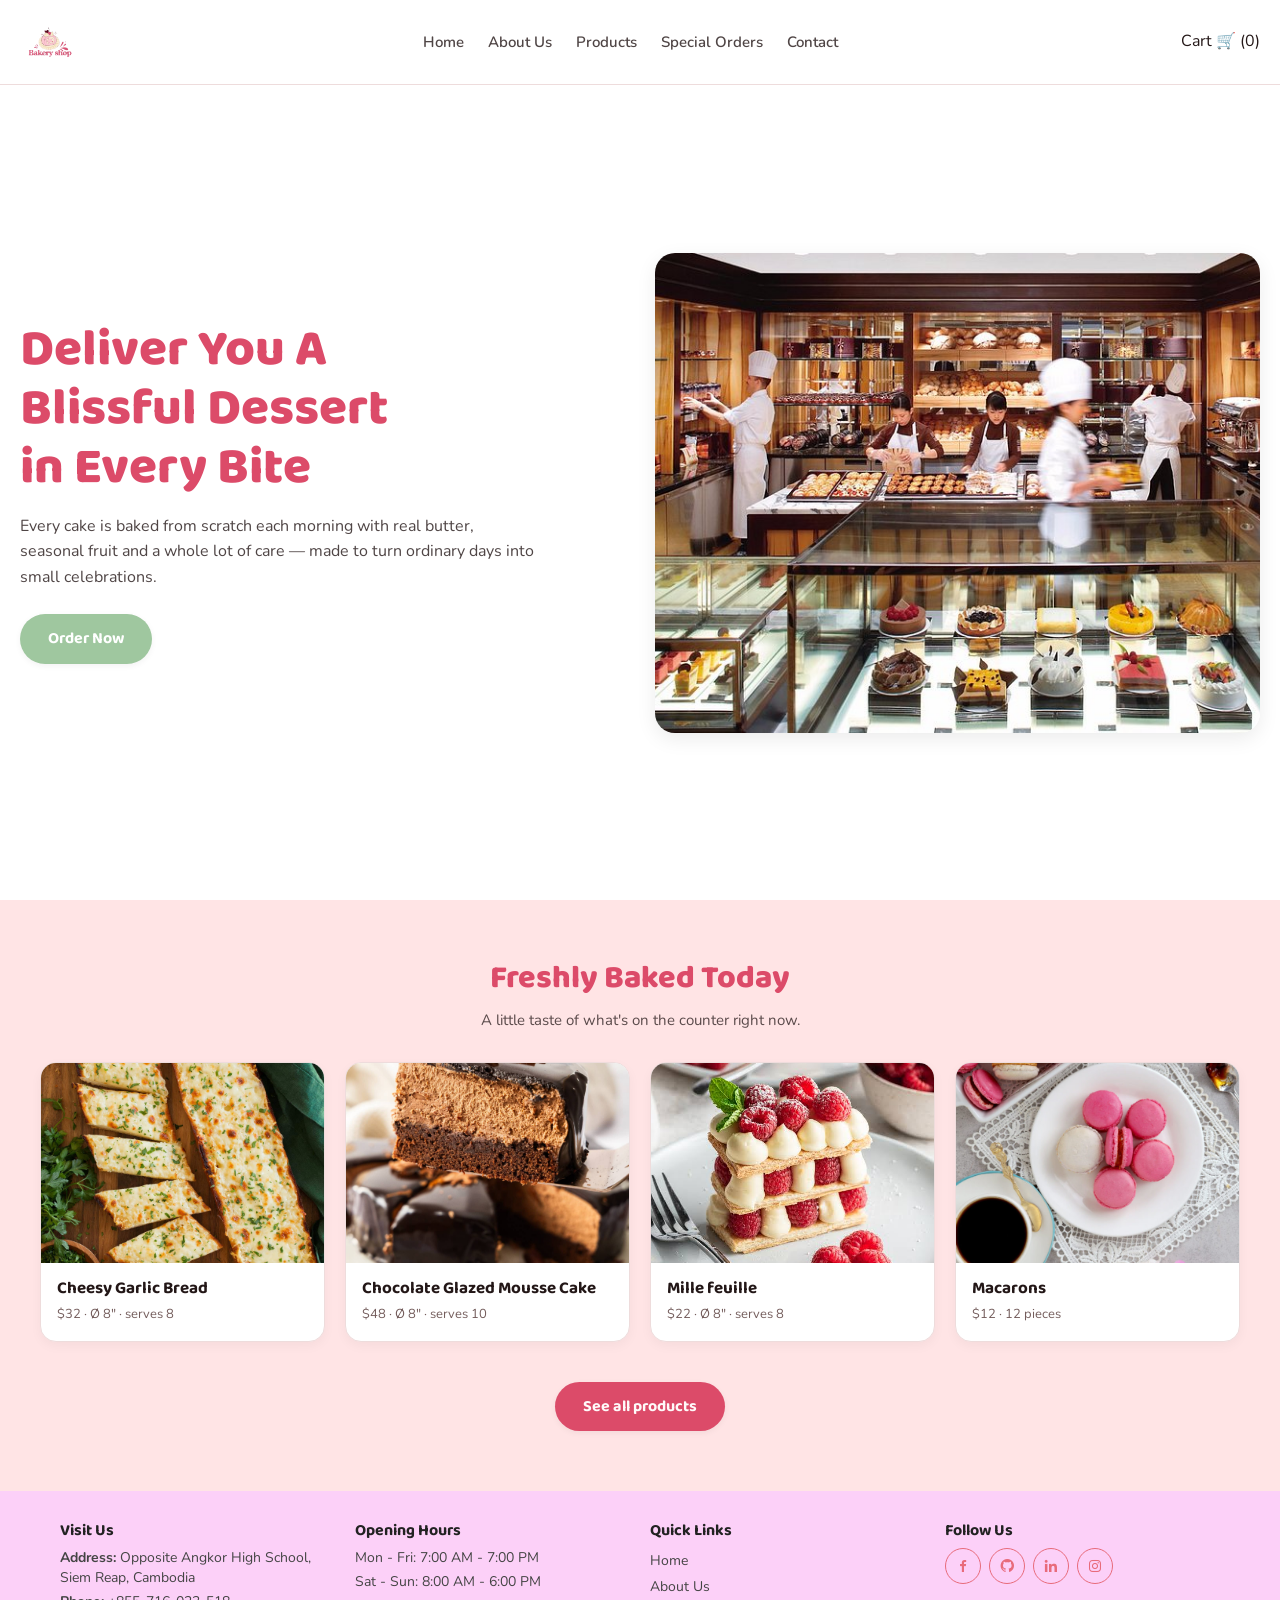
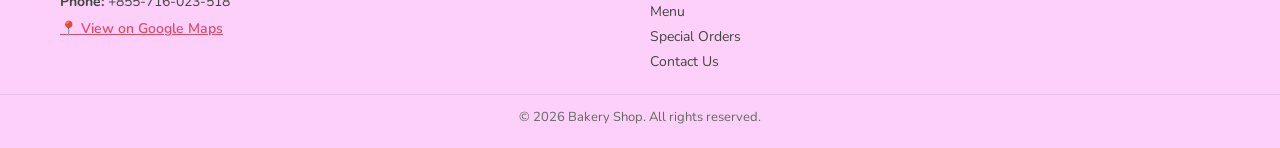
<file: index.html>
<!DOCTYPE html>
<html lang="en">
<head>
  <meta charset="utf-8" />
  <meta name="viewport" content="width=device-width, initial-scale=1" />
  <title>Backery Shop</title>
  <meta name="description" content="Handcrafted cakes, cupcakes and tarts baked fresh daily. Order online or design your own special celebration cake." />
  <!-- Boxicons -->
  <link href="https://unpkg.com/boxicons@2.1.4/css/boxicons.min.css" rel="stylesheet">
  <link rel="icon" href="images/logo.png" type="image/png" />
  <link rel="preconnect" href="https://fonts.googleapis.com" />
  <link rel="preconnect" href="https://fonts.gstatic.com" crossorigin />
  <link href="https://fonts.googleapis.com/css2?family=Baloo+2:wght@600;700;800&family=Nunito:wght@400;600;700&display=swap" rel="stylesheet" />
  <link rel="stylesheet" href="css/style.css" />
</head>
<body>
  <header class="site-header">
    <div class="container header-inner">
      <a href="index.html" class="logo"><img src="images/logo.png" alt="Bakery Shop logo" /></a>
      <nav class="nav">
        <a href="index.html">Home</a>
        <a href="html/about.html">About Us</a>
        <a href="html/products.html">Products</a>
        <a href="html/special-orders.html">Special Orders</a>
        <a href="html/contact.html">Contact</a>
      </nav>
      <!-- ADD THE CART LINK HERE -->
      <a href="html/cart.html" id="nav-cart-link">Cart 🛒 (<span class="cart-count">0</span>)</a>
    </div>
  </header>

  <main>
    <section class="hero">
      <div class="hero-text">
        <h1>Deliver You A<br />Blissful Dessert<br />in Every Bite</h1>
        <p>Every cake is baked from scratch each morning with real butter, seasonal fruit and a whole lot of care — made to turn ordinary days into small celebrations.</p>
        <a href="html/products.html" class="btn btn-mint">Order Now</a>
      </div>
      <div class="hero-image">
        <img src="images/hero.png" alt="Assorted mini cakes decorated with fresh fruit and flowers" />
      </div>
    </section>

    <section class="section section-blush">
      <div class="container">
        <h2 class="section-title">Freshly Baked Today</h2>
        <p class="section-subtitle">A little taste of what's on the counter right now.</p>
        <div id="featured-grid" class="card-grid four"></div>
        <div class="center" style="margin-top:2.5rem">
          <a href="html/products.html" class="btn btn-blush">See all products</a>
        </div>
      </div>
    </section>
  </main>

 <footer class="site-footer">
  <div class="container footer-inner">
    <div>
      <h2>Visit Us</h2>
      <p><strong>Address:</strong> Opposite Angkor High School, Siem Reap, Cambodia</p>
      <p><strong>Phone:</strong> +855-716-023-518</p>
      <p style="margin-top: 8px;">
        <a href="https://maps.google.com/?q=Angkor+High+School+Siem+Reap" target="_blank" rel="noopener noreferrer" style="text-decoration: underline; color: var(--primary); font-weight: 600;">
          📍 View on Google Maps
        </a>
      </p>
    </div>

    <div>
      <h3>Opening Hours</h3>
      <p>Mon - Fri: 7:00 AM - 7:00 PM</p>
      <p>Sat - Sun: 8:00 AM - 6:00 PM</p>
    </div>

    <div>
      <h3>Quick Links</h3>
      <ul style="list-style: none; margin-top: 8px; line-height: 1.8;">
        <li><a href="#">Home</a></li>
        <li><a href="html/about.html">About Us</a></li>
        <li><a href="html/products.html">Menu</a></li>
        <li><a href="html/special-orders.html">Special Orders</a></li>
        <li><a href="html/contact.html">Contact Us</a></li>
      </ul>
    </div>

    <div class="footer-social">
      <h3>Follow Us</h3>
      <div class="social-media">
        <a href="https://web.facebook.com/chhouk.sreyying/"><i class='bx bxl-facebook'></i></a>
        <a href="https://github.com/chhouksreyying-svg"><i class='bx bxl-github'></i></a>
        <a href="https://www.linkedin.com/in/chhouk-sreyying-0b2b1b21a/"><i class='bx bxl-linkedin'></i></a>
        <a href="https://www.instagram.com/dohyinn_/"><i class='bx bxl-instagram'></i></a>
      </div>
    </div>
  </div>
  <div class="footer-bottom">
    <p>&copy; 2026 Bakery Shop. All rights reserved.</p>
  </div>
</footer>

  <script src="javascript/script.js"></script>
  <script>renderFeatured();</script>
</body>
</html>
</file>
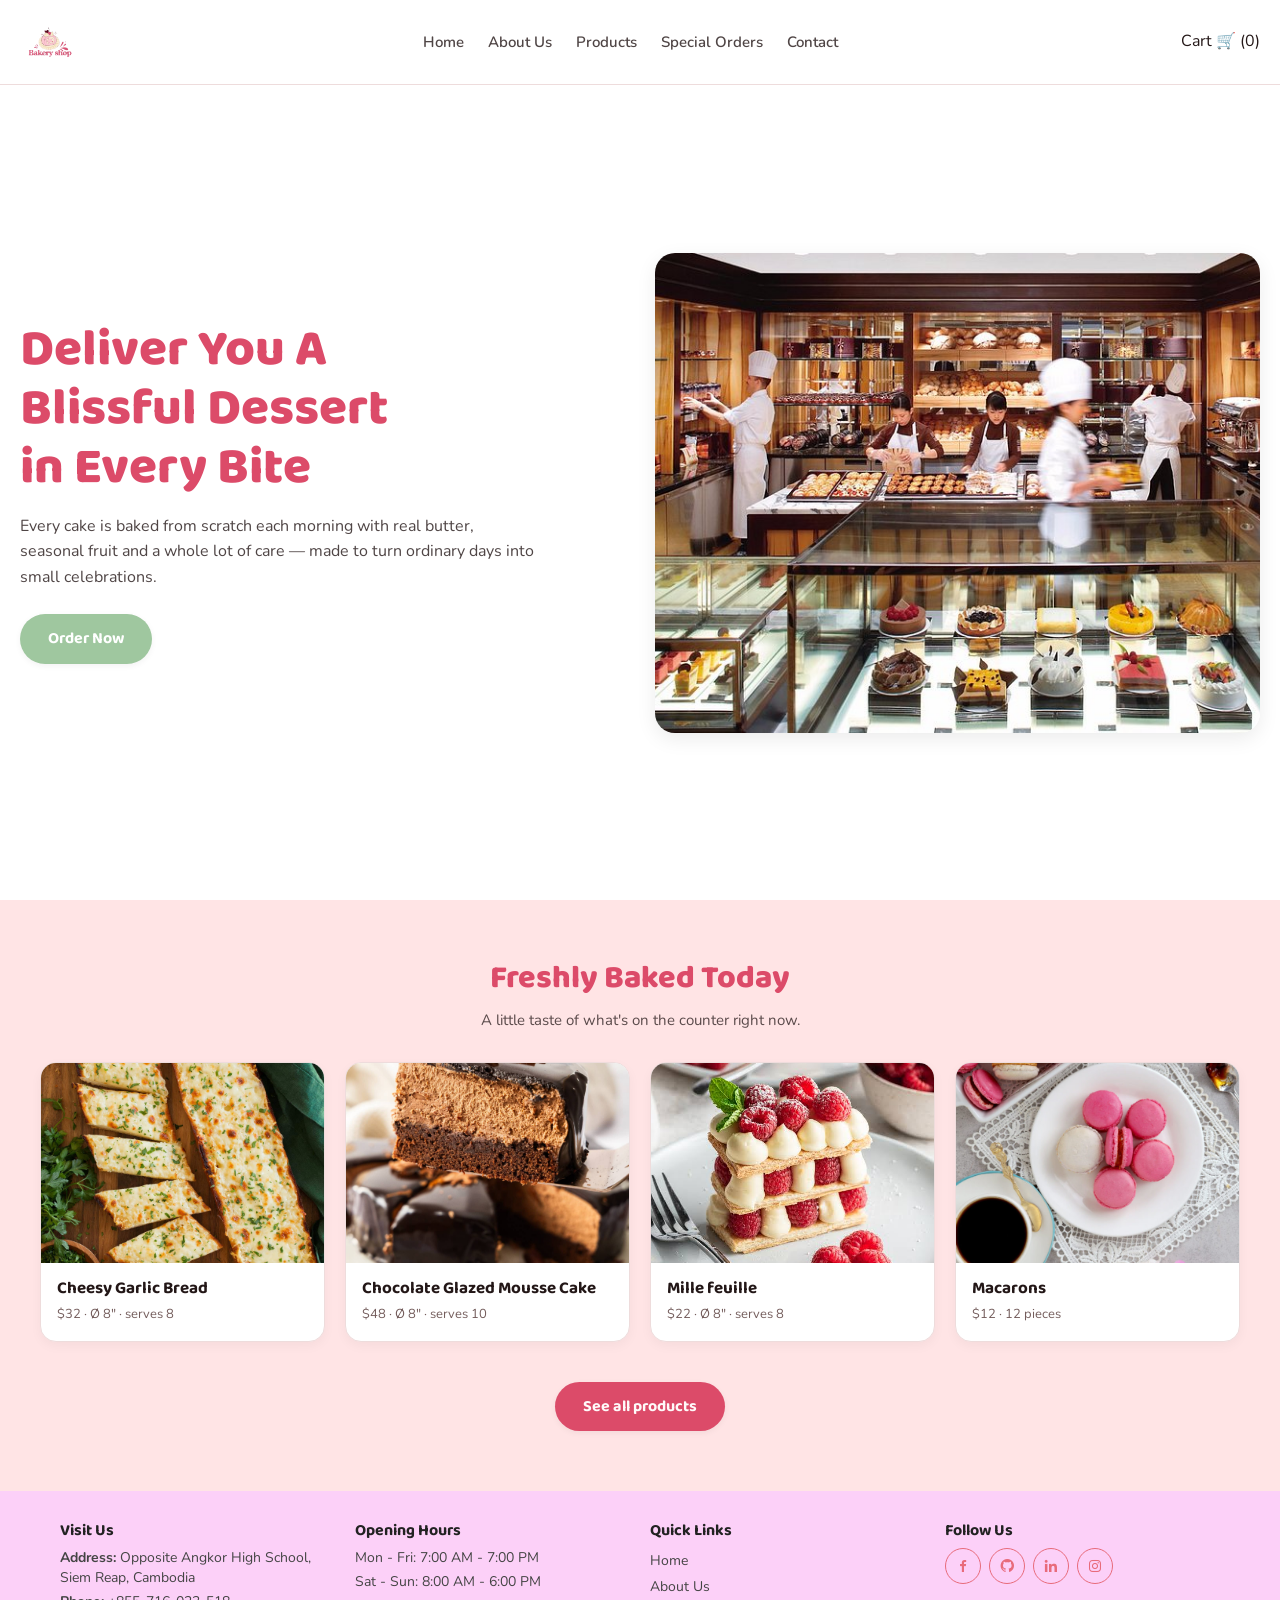
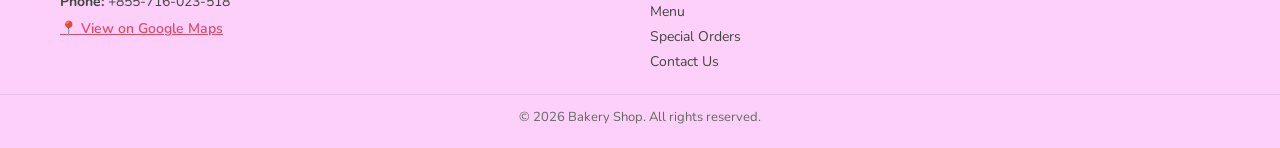
<file: html/index.html>
<!DOCTYPE html>
<html lang="en">
<head>
  <meta charset="utf-8" />
  <meta name="viewport" content="width=device-width, initial-scale=1" />
  <title>Backery Shop</title>
  <meta name="description" content="Handcrafted cakes, cupcakes and tarts baked fresh daily. Order online or design your own special celebration cake." />
  <!-- Boxicons -->
  <link href="https://unpkg.com/boxicons@2.1.4/css/boxicons.min.css" rel="stylesheet">
  <link rel="icon" href="images/logo.png" type="image/png" />
  <link rel="preconnect" href="https://fonts.googleapis.com" />
  <link rel="preconnect" href="https://fonts.gstatic.com" crossorigin />
  <link href="https://fonts.googleapis.com/css2?family=Baloo+2:wght@600;700;800&family=Nunito:wght@400;600;700&display=swap" rel="stylesheet" />
  <link rel="stylesheet" href="../css/style.css" />
</head>
<body>
  <header class="site-header">
    <div class="container header-inner">
      <a href="index.html" class="logo"><img src="../images/logo.png" alt="Bakery Shop logo" /></a>
      <nav class="nav">
        <a href="index.html">Home</a>
        <a href="about.html">About Us</a>
        <a href="products.html">Products</a>
        <a href="special-orders.html">Special Orders</a>
        <a href="contact.html">Contact</a>
      </nav>
      <!-- ADD THE CART LINK HERE -->
      <a href="cart.html" id="nav-cart-link">Cart 🛒 (<span class="cart-count">0</span>)</a>
    </div>
  </header>

  <main>
    <section class="hero">
      <div class="hero-text">
        <h1>Deliver You A<br />Blissful Dessert<br />in Every Bite</h1>
        <p>Every cake is baked from scratch each morning with real butter, seasonal fruit and a whole lot of care — made to turn ordinary days into small celebrations.</p>
        <a href="products.html" class="btn btn-mint">Order Now</a>
      </div>
      <div class="hero-image">
        <img src="../images/hero.png" alt="Assorted mini cakes decorated with fresh fruit and flowers" />
      </div>
    </section>

    <section class="section section-blush">
      <div class="container">
        <h2 class="section-title">Freshly Baked Today</h2>
        <p class="section-subtitle">A little taste of what's on the counter right now.</p>
        <div id="featured-grid" class="card-grid four"></div>
        <div class="center" style="margin-top:2.5rem">
          <a href="products.html" class="btn btn-blush">See all products</a>
        </div>
      </div>
    </section>
  </main>

 <footer class="site-footer">
  <div class="container footer-inner">
    <div>
      <h2>Visit Us</h2>
      <p><strong>Address:</strong> Opposite Angkor High School, Siem Reap, Cambodia</p>
      <p><strong>Phone:</strong> +855-716-023-518</p>
      <p style="margin-top: 8px;">
        <a href="https://maps.google.com/?q=Angkor+High+School+Siem+Reap" target="_blank" rel="noopener noreferrer" style="text-decoration: underline; color: var(--primary); font-weight: 600;">
          📍 View on Google Maps
        </a>
      </p>
    </div>

    <div>
      <h3>Opening Hours</h3>
      <p>Mon - Fri: 7:00 AM - 7:00 PM</p>
      <p>Sat - Sun: 8:00 AM - 6:00 PM</p>
    </div>

    <div>
      <h3>Quick Links</h3>
      <ul style="list-style: none; margin-top: 8px; line-height: 1.8;">
        <li><a href="index.html">Home</a></li>
        <li><a href="about.html">About Us</a></li>
        <li><a href="products.html">Menu</a></li>
        <li><a href="special-orders.html">Special Orders</a></li>
        <li><a href="contact.html">Contact Us</a></li>
      </ul>
    </div>

    <div class="footer-social">
      <h3>Follow Us</h3>
      <div class="social-media">
        <a href="https://web.facebook.com/chhouk.sreyying/"><i class='bx bxl-facebook'></i></a>
        <a href="https://github.com/chhouksreyying-svg"><i class='bx bxl-github'></i></a>
        <a href="https://www.linkedin.com/in/chhouk-sreyying-0b2b1b21a/"><i class='bx bxl-linkedin'></i></a>
        <a href="https://www.instagram.com/dohyinn_/"><i class='bx bxl-instagram'></i></a>
      </div>
    </div>
  </div>
  <div class="footer-bottom">
    <p>&copy; 2026 Bakery Shop. All rights reserved.</p>
  </div>
</footer>

  <script src="../javascript/script.js"></script>
  <script>renderFeatured();</script>
</body>
</html>
</file>
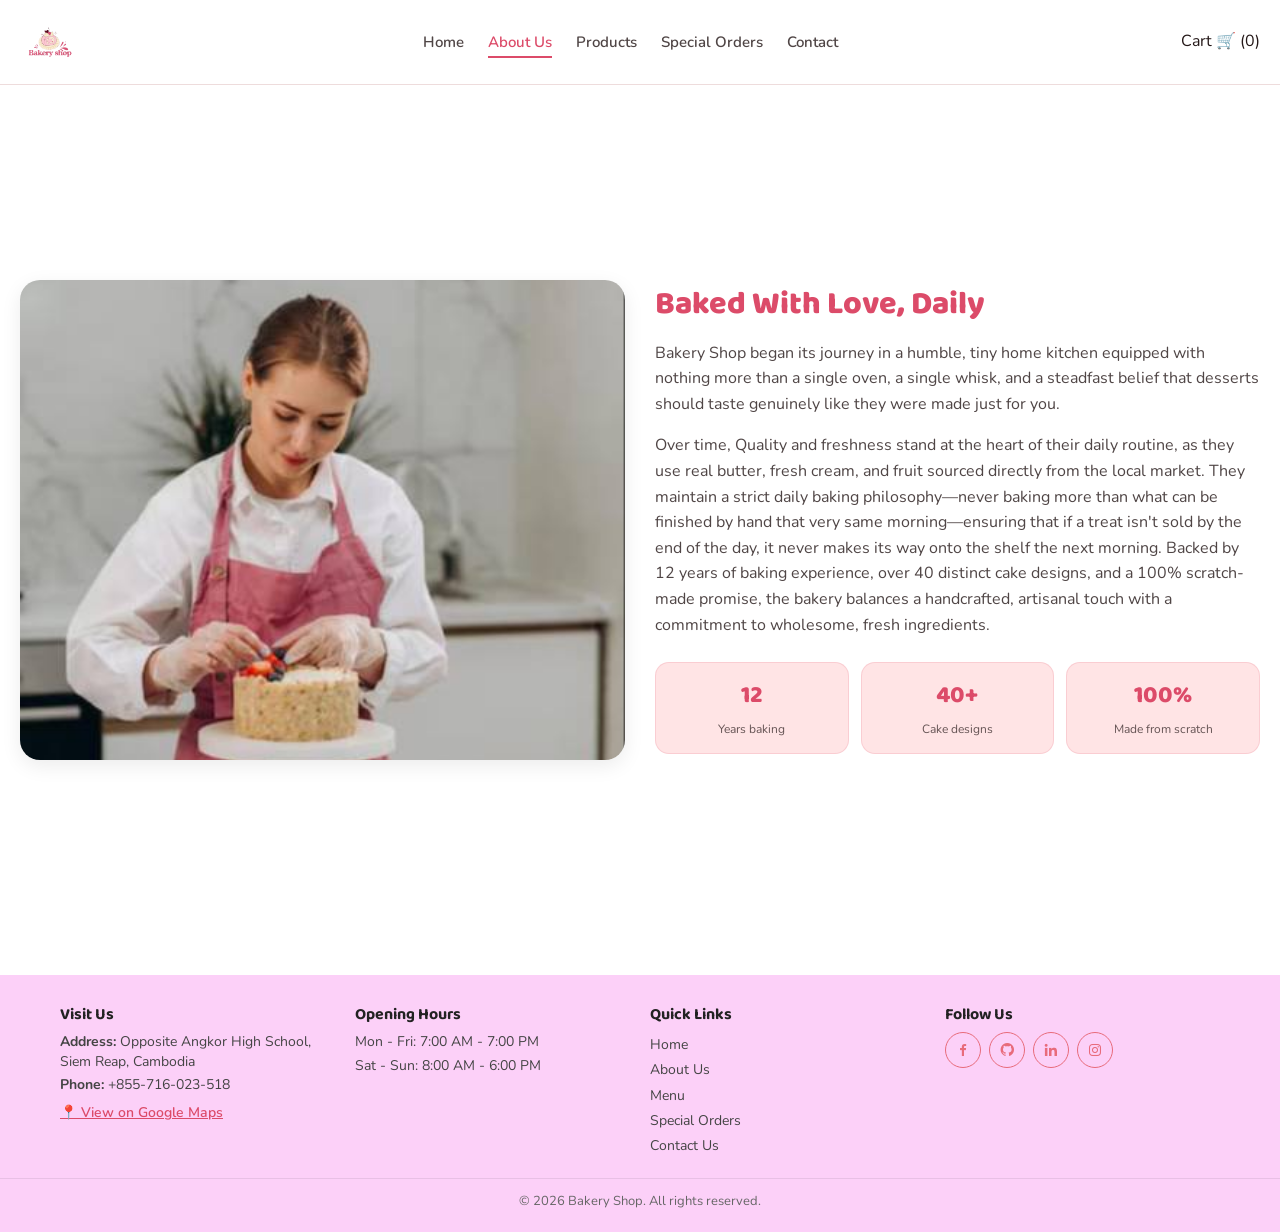
<file: html/about.html>
<!DOCTYPE html>
<html lang="en">
<head>
  <meta charset="utf-8" />
  <meta name="viewport" content="width=device-width, initial-scale=1" />
  <title>About Us — Bakery Shop</title>
  <meta name="description" content="Meet the small team behind Bakery Shop: scratch baking, seasonal fruit and hand-finished cakes made fresh every morning." />
   <!-- Boxicons -->
  <link href="https://unpkg.com/boxicons@2.1.4/css/boxicons.min.css" rel="stylesheet">
  <link rel="icon" href="images/logo.png" type="image/png" />
  <link rel="preconnect" href="https://fonts.googleapis.com" />
  <link rel="preconnect" href="https://fonts.gstatic.com" crossorigin />
  <link href="https://fonts.googleapis.com/css2?family=Baloo+2:wght@600;700;800&family=Nunito:wght@400;600;700&display=swap" rel="stylesheet" />
  <link rel="stylesheet" href="../css/style.css" />
</head>
<body>
  <header class="site-header">
    <div class="container header-inner">
      <a href="index.html" class="logo"><img src="../images/logo.png" alt="Bakery Shop logo" /></a>
      <nav class="nav">
        <a href="index.html">Home</a>
        <a href="about.html" class="active">About Us</a>
        <a href="products.html">Products</a>
        <a href="special-orders.html">Special Orders</a>
        <a href="contact.html">Contact</a>
      </nav>
      <!-- ADD THE CART LINK HERE -->
      <a href="cart.html" id="nav-cart-link">Cart 🛒 (<span class="cart-count">0</span>)</a>
    </div>
  </header>

  <main class="page container about-grid">
    <img src="../images/aboutus.png" alt="A hand-finished layer cake on a cake stand" class="about-image" />
    <div>
      <h1 class="page-title">Baked With Love, Daily</h1>
      <p class="body-text">Bakery Shop began its journey in a humble, tiny home kitchen equipped with nothing more than a single oven, a single whisk, and a steadfast belief that desserts should taste genuinely like they were made just for you.</p>
      <p class="body-text"> Over time, Quality and freshness stand at the heart of their daily routine, as they use real butter, fresh cream, and fruit sourced directly from the local market. They maintain a strict daily baking philosophy—never baking more than what can be finished by hand that very same morning—ensuring that if a treat isn't sold by the end of the day, it never makes its way onto the shelf the next morning. Backed by 12 years of baking experience, over 40 distinct cake designs, and a 100% scratch-made promise, the bakery balances a handcrafted, artisanal touch with a commitment to wholesome, fresh ingredients.</p>
      <dl class="stats">
        <div class="stat"><dt>12</dt><dd>Years baking</dd></div>
        <div class="stat"><dt>40+</dt><dd>Cake designs</dd></div>
        <div class="stat"><dt>100%</dt><dd>Made from scratch</dd></div>
      </dl>
    </div>
  </main>

<footer class="site-footer">
  <div class="container footer-inner">
    <div>
      <h2>Visit Us</h2>
      <p><strong>Address:</strong> Opposite Angkor High School, Siem Reap, Cambodia</p>
      <p><strong>Phone:</strong> +855-716-023-518</p>
      <p style="margin-top: 8px;">
        <a href="https://maps.google.com/?q=Angkor+High+School+Siem+Reap" target="_blank" rel="noopener noreferrer" style="text-decoration: underline; color: var(--primary); font-weight: 600;">
          📍 View on Google Maps
        </a>
      </p>
    </div>

    <div>
      <h3>Opening Hours</h3>
      <p>Mon - Fri: 7:00 AM - 7:00 PM</p>
      <p>Sat - Sun: 8:00 AM - 6:00 PM</p>
    </div>

    <div>
      <h3>Quick Links</h3>
      <ul style="list-style: none; margin-top: 8px; line-height: 1.8;">
        <li><a href="index.html">Home</a></li>
        <li><a href="about.html">About Us</a></li>
        <li><a href="products.html">Menu</a></li>
        <li><a href="special-orders.html">Special Orders</a></li>
        <li><a href="contact.html">Contact Us</a></li>
      </ul>
    </div>

    <div class="footer-social">
      <h3>Follow Us</h3>
      <div class="social-media">
        <a href="https://web.facebook.com/chhouk.sreyying/"><i class='bx bxl-facebook'></i></a>
        <a href="https://github.com/chhouksreyying-svg"><i class='bx bxl-github'></i></a>
        <a href="https://www.linkedin.com/in/chhouk-sreyying-0b2b1b21a/"><i class='bx bxl-linkedin'></i></a>
        <a href="https://www.instagram.com/dohyinn_/"><i class='bx bxl-instagram'></i></a>
      </div>
    </div>
  </div>
  <div class="footer-bottom">
    <p>&copy; 2026 Bakery Shop. All rights reserved.</p>
  </div>
</footer>
</body>
</html>
</file>
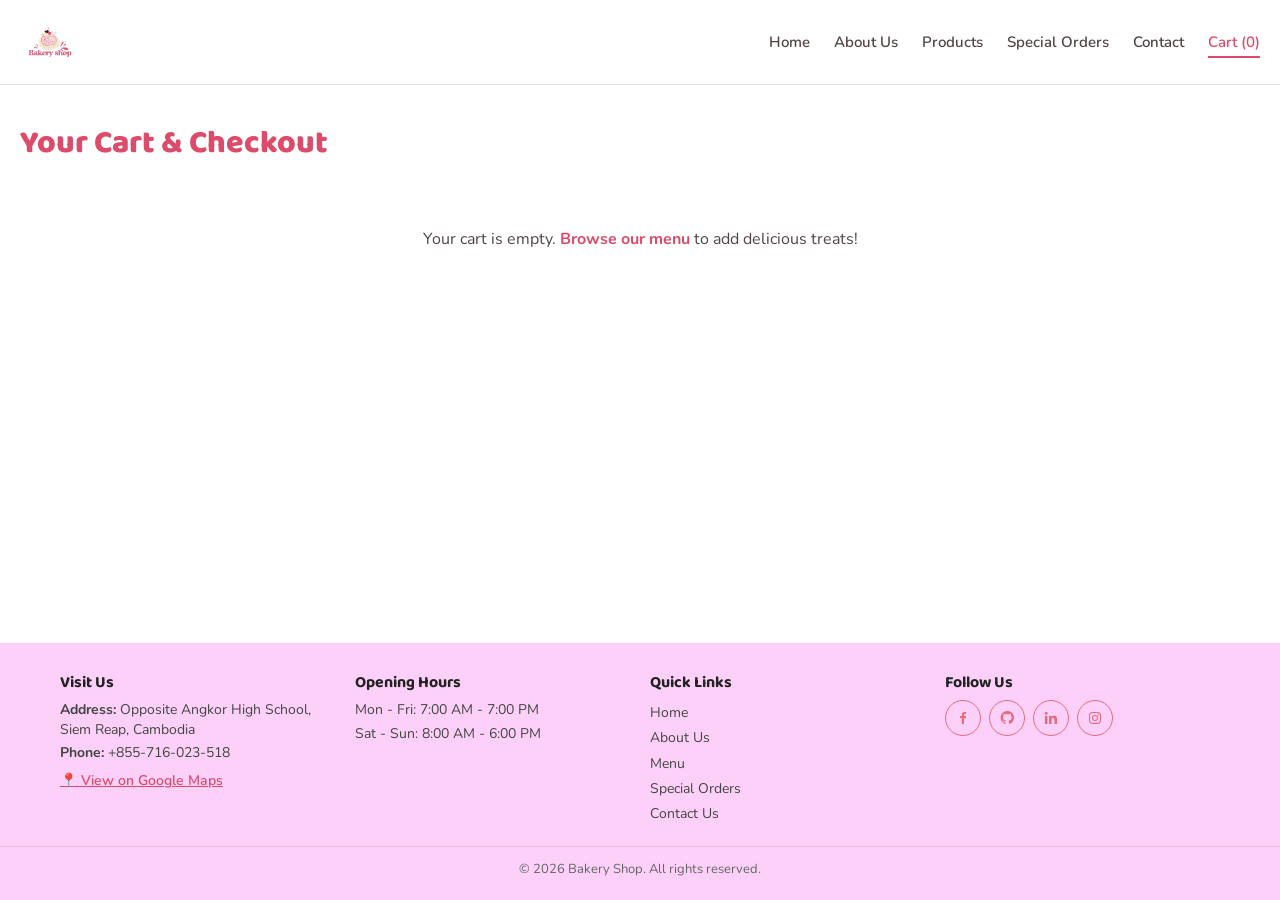
<file: html/cart.html>
<!DOCTYPE html>
<html lang="en">
<head>
  <meta charset="utf-8" />
  <meta name="viewport" content="width=device-width, initial-scale=1" />
  <title>Your Shopping Cart — Bakery Shop</title>
  <link href="https://unpkg.com/boxicons@2.1.4/css/boxicons.min.css" rel="stylesheet">
  <link rel="icon" href="../images/logo.png" type="image/png" />
  <link rel="preconnect" href="https://fonts.googleapis.com" />
  <link rel="preconnect" href="https://fonts.gstatic.com" crossorigin />
  <link href="https://fonts.googleapis.com/css2?family=Baloo+2:wght@600;700;800&family=Nunito:wght@400;600;700&display=swap" rel="stylesheet" />
  <link rel="stylesheet" href="../css/style.css" />
</head>
<body>
  <header class="site-header">
    <div class="container header-inner">
      <a href="../index.html" class="logo"><img src="../images/logo.png" alt="Bakery Shop logo" /></a>
      <nav class="nav">
        <a href="../index.html">Home</a>
        <a href="about.html">About Us</a>
        <a href="products.html">Products</a>
        <a href="special-orders.html">Special Orders</a>
        <a href="contact.html">Contact</a>
        <a href="cart.html" class="active" id="nav-cart-link">Cart (<span class="cart-count">0</span>)</a>
      </nav>
    </div>
  </header>

  <main class="page container">
    <h1 class="page-title">Your Cart & Checkout</h1>
    
    <div style="display: grid; grid-template-columns: 1fr; gap: 32px; margin-top: 24px;">
      <!-- Item List Section -->
      <div id="cart-items-container"></div>

      <!-- Checkout / Customer Summary -->
      <div id="cart-summary" style="display:none; background: var(--blush); padding: 24px; border-radius: 16px; border: 1px solid var(--border);">
        <h2>Order Summary</h2>
        <div style="display: flex; justify-content: space-between; margin: 12px 0; font-size: 16px;">
          <span>Subtotal:</span>
          <span id="cart-subtotal">$0.00</span>
        </div>
        <div style="display: flex; justify-content: space-between; margin: 16px 0; font-size: 18px; font-weight: bold; border-top: 1px dashed #ccc; padding-top: 12px;">
          <span>Total:</span>
          <span id="cart-total">$0.00</span>
        </div>

        <h3 style="margin-top: 24px; margin-bottom: 12px;">Customer & Delivery Details</h3>
        <form onsubmit="processCheckout(event)">
          <div class="input-group">
            <input required type="text" placeholder="Full Name" style="width:100%; padding: 12px; margin-bottom: 12px; border-radius: 8px; border: 1px solid #ccc;" />
          </div>
          <div class="input-group">
            <input required type="tel" placeholder="Phone Number" style="width:100%; padding: 12px; margin-bottom: 12px; border-radius: 8px; border: 1px solid #ccc;" />
          </div>
          <div class="input-group">
            <textarea required placeholder="Delivery Address / Notes" rows="3" style="width:100%; padding: 12px; margin-bottom: 16px; border-radius: 8px; border: 1px solid #ccc;"></textarea>
          </div>
          <button type="submit" class="btn btn-mint" style="width: 100%;">Pay Now & Confirm Order 💳</button>
        </form>
      </div>
    </div>
  </main>

  <footer class="site-footer">
    <div class="container footer-inner">
      <div>
        <h2>Visit Us</h2>
        <p><strong>Address:</strong> Opposite Angkor High School, Siem Reap, Cambodia</p>
        <p><strong>Phone:</strong> +855-716-023-518</p>
        <p style="margin-top: 8px;">
          <a href="https://maps.google.com/?q=Angkor+High+School+Siem+Reap" target="_blank" rel="noopener noreferrer" style="text-decoration: underline; color: var(--primary); font-weight: 600;">
            📍 View on Google Maps
          </a>
        </p>
      </div>

      <div>
        <h3>Opening Hours</h3>
        <p>Mon - Fri: 7:00 AM - 7:00 PM</p>
        <p>Sat - Sun: 8:00 AM - 6:00 PM</p>
      </div>

      <div>
        <h3>Quick Links</h3>
        <ul style="list-style: none; margin-top: 8px; line-height: 1.8;">
          <li><a href="../index.html">Home</a></li>
          <li><a href="about.html">About Us</a></li>
          <li><a href="products.html">Menu</a></li>
          <li><a href="special-orders.html">Special Orders</a></li>
          <li><a href="contact.html">Contact Us</a></li>
        </ul>
      </div>

      <div class="footer-social">
        <h3>Follow Us</h3>
        <div class="social-media">
          <a href="https://web.facebook.com/chhouk.sreyying/"><i class='bx bxl-facebook'></i></a>
          <a href="https://github.com/chhouksreyying-svg"><i class='bx bxl-github'></i></a>
          <a href="https://www.linkedin.com/in/chhouk-sreyying-0b2b1b21a/"><i class='bx bxl-linkedin'></i></a>
          <a href="https://www.instagram.com/dohyinn_/"><i class='bx bxl-instagram'></i></a>
        </div>
      </div>
    </div>
    <div class="footer-bottom">
      <p>&copy; 2026 Bakery Shop. All rights reserved.</p>
    </div>
  </footer>

  <script src="../javascript/script.js"></script>
  <script>
    document.addEventListener('DOMContentLoaded', function() {
      renderCart();
    });
  </script>
</body>
</html>
</file>
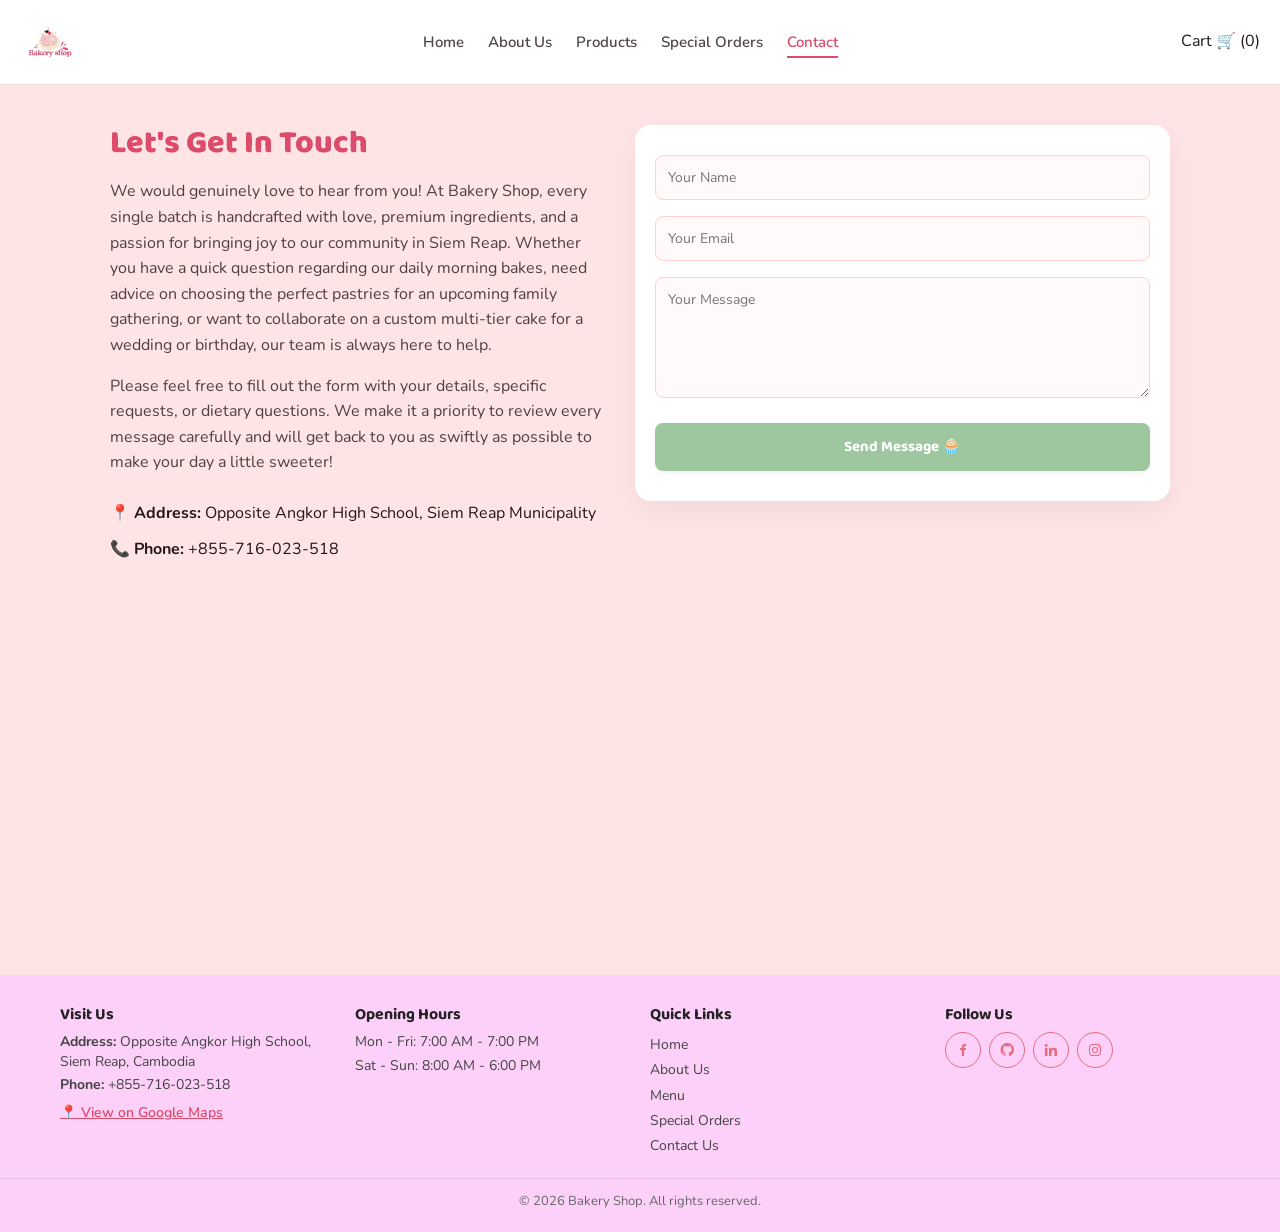
<file: html/contact.html>
<!DOCTYPE html>
<html lang="en">
<head>
  <meta charset="utf-8" />
  <meta name="viewport" content="width=device-width, initial-scale=1" />
  <title>Contact Bakery Shop — Questions &amp; Orders</title>
  <meta name="description" content="Get in touch with Bakery Shop about daily bakes, special orders or pickup times. We reply within one business day." />
  <link href="https://unpkg.com/boxicons@2.1.4/css/boxicons.min.css" rel="stylesheet">
  <link rel="icon" href="images/logo.png" type="image/png" />
  <link rel="preconnect" href="https://fonts.googleapis.com" />
  <link rel="preconnect" href="https://fonts.gstatic.com" crossorigin />
  <link href="https://fonts.googleapis.com/css2?family=Baloo+2:wght@600;700;800&family=Nunito:wght@400;600;700&display=swap" rel="stylesheet" />
  <link rel="stylesheet" href="../css/style.css" />
</head>
<body>
  <header class="site-header">
    <div class="container header-inner">
      <a href="index.html" class="logo"><img src="../images/logo.png" alt="Bakery Shop logo" /></a>
      <nav class="nav">
        <a href="../index.html">Home</a>
        <a href="about.html">About Us</a>
        <a href="products.html">Products</a>
        <a href="special-orders.html">Special Orders</a>
        <a href="contact.html" class="active">Contact</a>
      </nav>
      <!-- ADD THE CART LINK HERE -->
      <a href="cart.html" id="nav-cart-link">Cart 🛒 (<span class="cart-count">0</span>)</a>
    </div>
  </header>

  <main class="section-blush">
    <div class="page container contact-container">
      <!-- Left Column: Detailed Text and Store Info -->
      <div class="contact-info">
        <h1 class="page-title">Let's Get In Touch</h1>
        <p class="body-text">
          We would genuinely love to hear from you! At Bakery Shop, every single batch is handcrafted with love, premium ingredients, and a passion for bringing joy to our community in Siem Reap. Whether you have a quick question regarding our daily morning bakes, need advice on choosing the perfect pastries for an upcoming family gathering, or want to collaborate on a custom multi-tier cake for a wedding or birthday, our team is always here to help. 
        </p>
        <p class="body-text" style="margin-top: 15px;">
          Please feel free to fill out the form with your details, specific requests, or dietary questions. We make it a priority to review every message carefully and will get back to you as swiftly as possible to make your day a little sweeter!
        </p>
        
        <div class="info-details" style="margin-top: 25px;">
          <p style="margin-bottom: 10px;"><strong>📍 Address:</strong> Opposite Angkor High School, Siem Reap Municipality</p>
          <p style="margin-bottom: 10px;"><strong>📞 Phone:</strong> +855-716-023-518</p>
        </div>
      </div>

      <!-- Right Column: Elevated Form Card -->
      <form id="contact-form" class="contact-form">
        <div class="input-group">
          <input required name="name" placeholder="Your Name" />
        </div>
        <div class="input-group">
          <input required type="email" name="email" placeholder="Your Email" />
        </div>
        <div class="input-group">
          <textarea required name="message" rows="5" placeholder="Your Message"></textarea>
        </div>
        <button type="submit" class="btn btn-mint submit-btn">Send Message 🧁</button>
      </form>
    </div>
  </main>

<footer class="site-footer">
  <div class="container footer-inner">
    <div>
      <h2>Visit Us</h2>
      <p><strong>Address:</strong> Opposite Angkor High School, Siem Reap, Cambodia</p>
      <p><strong>Phone:</strong> +855-716-023-518</p>
      <p style="margin-top: 8px;">
        <a href="https://maps.google.com/?q=Angkor+High+School+Siem+Reap" target="_blank" rel="noopener noreferrer" style="text-decoration: underline; color: var(--primary); font-weight: 600;">
          📍 View on Google Maps
        </a>
      </p>
    </div>

    <div>
      <h3>Opening Hours</h3>
      <p>Mon - Fri: 7:00 AM - 7:00 PM</p>
      <p>Sat - Sun: 8:00 AM - 6:00 PM</p>
    </div>

    <div>
      <h3>Quick Links</h3>
      <ul style="list-style: none; margin-top: 8px; line-height: 1.8;">
        <li><a href="../index.html">Home</a></li>
        <li><a href="about.html">About Us</a></li>
        <li><a href="products.html">Menu</a></li>
        <li><a href="special-orders.html">Special Orders</a></li>
        <li><a href="contact.html">Contact Us</a></li>
      </ul>
    </div>

    <div class="footer-social">
      <h3>Follow Us</h3>
      <div class="social-media">
        <a href="https://web.facebook.com/chhouk.sreyying/"><i class='bx bxl-facebook'></i></a>
        <a href="https://github.com/chhouksreyying-svg"><i class='bx bxl-github'></i></a>
        <a href="https://www.linkedin.com/in/chhouk-sreyying-0b2b1b21a/"><i class='bx bxl-linkedin'></i></a>
        <a href="https://www.instagram.com/dohyinn_/"><i class='bx bxl-instagram'></i></a>
      </div>
    </div>
  </div>
  <div class="footer-bottom">
    <p>&copy; 2026 Bakery Shop. All rights reserved.</p>
  </div>
</footer>

  <script src="../javascript/script.js"></script>
  <script>setupContactForm();</script>
</body>
</html>
</file>
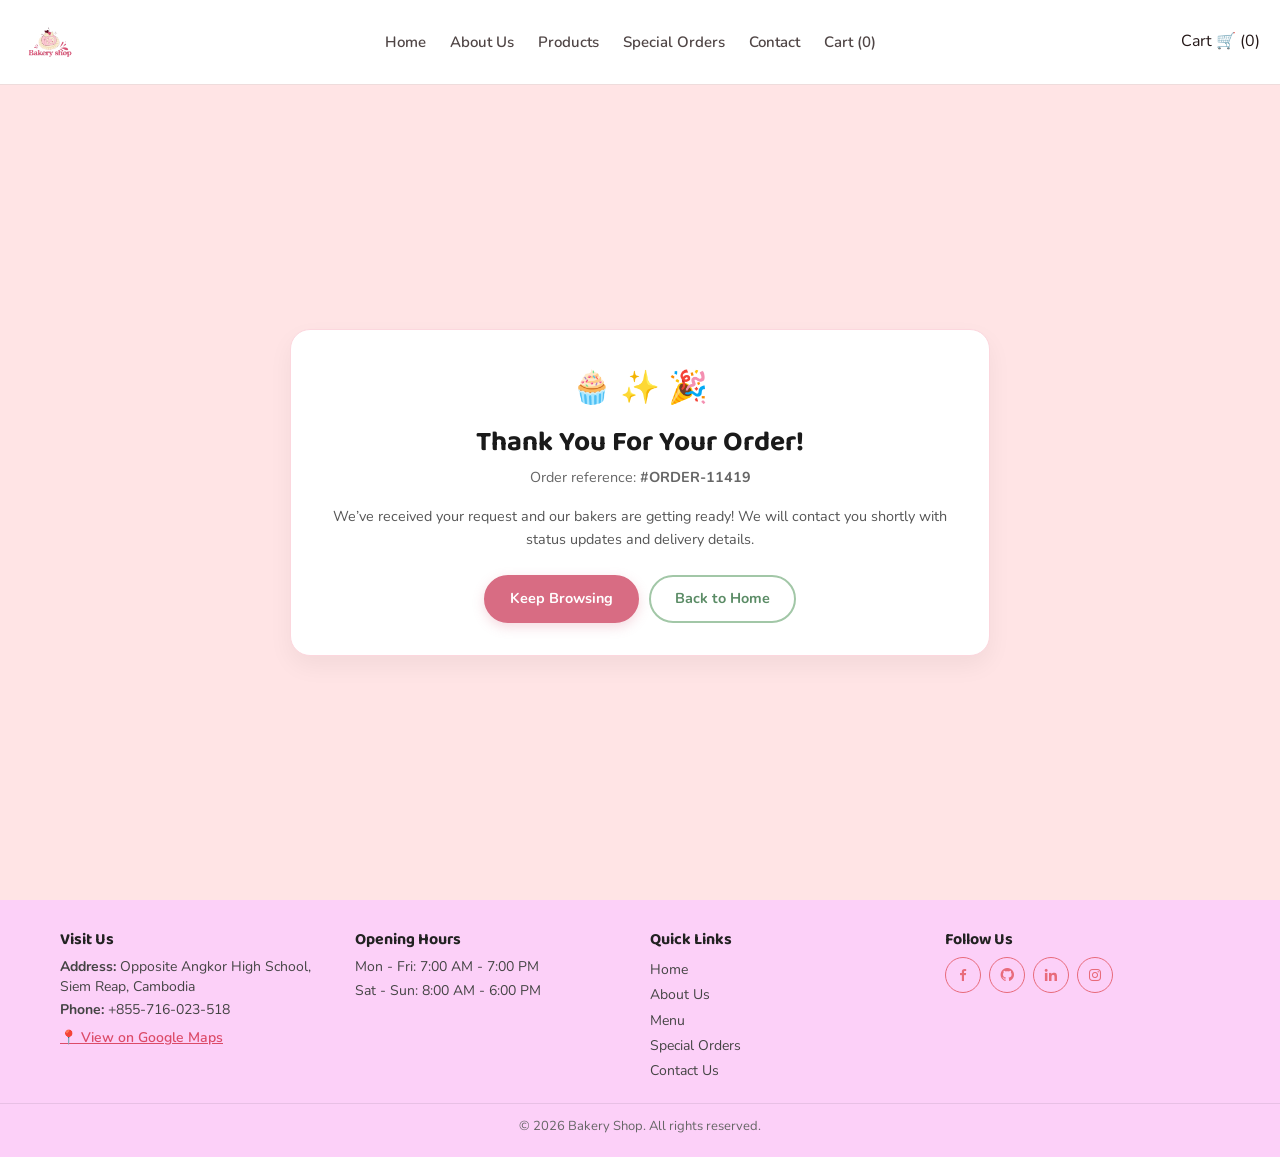
<file: html/order-confirmed.html>
<!DOCTYPE html>
<html lang="en">
<head>
  <meta charset="utf-8" />
  <meta name="viewport" content="width=device-width, initial-scale=1" />
  <title>Order Confirmed — Bakery Shop</title>
  <link href="https://unpkg.com/boxicons@2.1.4/css/boxicons.min.css" rel="stylesheet">
  <link rel="icon" href="../images/logo.png" type="image/png" />
  <link rel="preconnect" href="https://fonts.googleapis.com" />
  <link rel="preconnect" href="https://fonts.gstatic.com" crossorigin />
  <link href="https://fonts.googleapis.com/css2?family=Baloo+2:wght@600;700;800&family=Nunito:wght@400;600;700&display=swap" rel="stylesheet" />
  <link rel="stylesheet" href="../css/style.css" />
</head>
<body>
  <header class="site-header">
    <div class="container header-inner">
      <a href="index.html" class="logo"><img src="../images/logo.png" alt="Bakery Shop logo" /></a>
      <nav class="nav">
        <a href="../index.html">Home</a>
        <a href="about.html">About Us</a>
        <a href="products.html">Products</a>
        <a href="special-orders.html">Special Orders</a>
        <a href="contact.html">Contact</a>
        <a href="cart.html" id="nav-cart-link">Cart (<span class="cart-count">0</span>)</a>
      </nav>
      <!-- ADD THE CART LINK HERE -->
      <a href="cart.html" id="nav-cart-link">Cart 🛒 (<span class="cart-count">0</span>)</a>
    </div>
  </header>

 <main class="page-container">
  <div class="confirmed">
    <div class="icons-row">🧁 ✨ 🎉</div>
    <h1>Thank You For Your Order!</h1>
    <p class="order-ref">Order reference: <strong>#ORDER-11419</strong></p>
    <p>We’ve received your request and our bakers are getting ready! We will contact you shortly with status updates and delivery details.</p>
    
    <div class="btn-group">
      <a href="products.html" class="btn-blush">Keep Browsing</a>
      <a href="index.html" class="btn-outline-sage">Back to Home</a>
    </div>
  </div>
</main>

 <footer class="site-footer">
  <div class="container footer-inner">
    <div>
      <h2>Visit Us</h2>
      <p><strong>Address:</strong> Opposite Angkor High School, Siem Reap, Cambodia</p>
      <p><strong>Phone:</strong> +855-716-023-518</p>
      <p style="margin-top: 8px;">
        <a href="https://maps.google.com/?q=Angkor+High+School+Siem+Reap" target="_blank" rel="noopener noreferrer" style="text-decoration: underline; color: var(--primary); font-weight: 600;">
          📍 View on Google Maps
        </a>
      </p>
    </div>

    <div>
      <h3>Opening Hours</h3>
      <p>Mon - Fri: 7:00 AM - 7:00 PM</p>
      <p>Sat - Sun: 8:00 AM - 6:00 PM</p>
    </div>

    <div>
      <h3>Quick Links</h3>
      <ul style="list-style: none; margin-top: 8px; line-height: 1.8;">
        <li><a href="../index.html">Home</a></li>
        <li><a href="about.html">About Us</a></li>
        <li><a href="products.html">Menu</a></li>
        <li><a href="special-orders.html">Special Orders</a></li>
        <li><a href="contact.html">Contact Us</a></li>
      </ul>
    </div>

    <div class="footer-social">
      <h3>Follow Us</h3>
      <div class="social-media">
        <a href="https://web.facebook.com/chhouk.sreyying/"><i class='bx bxl-facebook'></i></a>
        <a href="https://github.com/chhouksreyying-svg"><i class='bx bxl-github'></i></a>
        <a href="https://www.linkedin.com/in/chhouk-sreyying-0b2b1b21a/"><i class='bx bxl-linkedin'></i></a>
        <a href="https://www.instagram.com/dohyinn_/"><i class='bx bxl-instagram'></i></a>
      </div>
    </div>
  </div>
  <div class="footer-bottom">
    <p>&copy; 2026 Bakery Shop. All rights reserved.</p>
  </div>
</footer>

  <script src="../javascript/script.js"></script>
  <script>
    updateCartBadge();
    const params = new URLSearchParams(window.location.search);
    if(params.has('id')) {
      document.getElementById('conf-order-id').textContent = params.get('id');
    }
  </script>
</body>
</html>
</file>
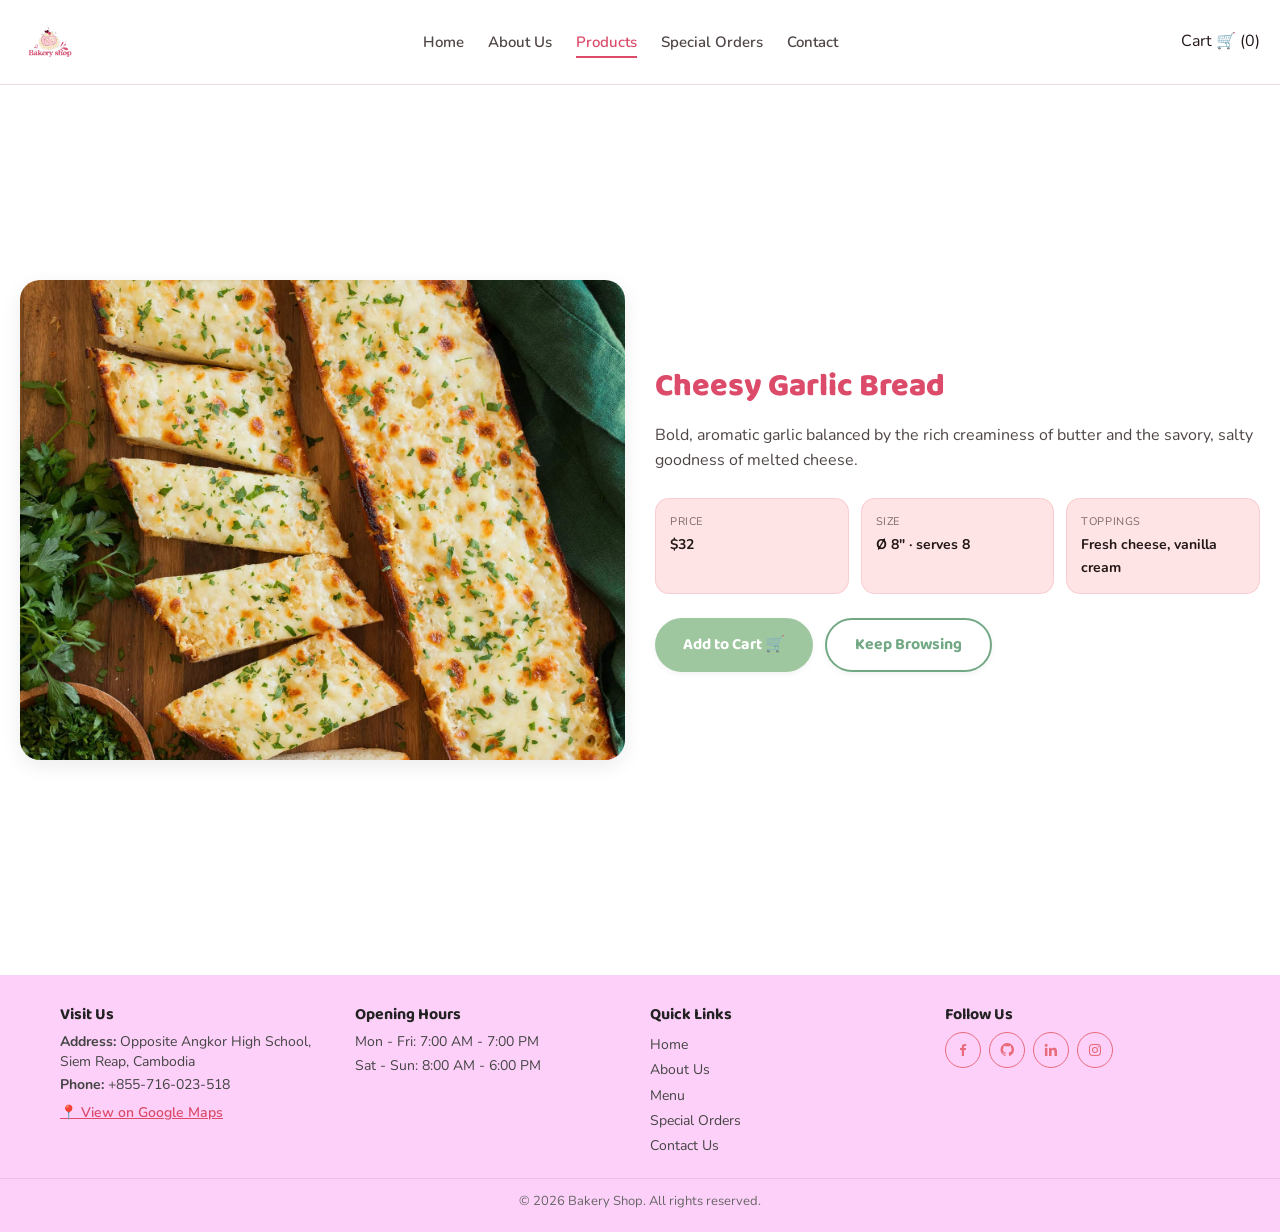
<file: html/product.html>
<!DOCTYPE html>
<html lang="en">
<head>
  <meta charset="utf-8" />
  <meta name="viewport" content="width=device-width, initial-scale=1" />
  <title>Cake — Bakery Shop</title>
  <meta name="description" content="Handcrafted cakes from Bakery Shop." />
   <!-- Boxicons -->
  <link href="https://unpkg.com/boxicons@2.1.4/css/boxicons.min.css" rel="stylesheet">
  <link rel="icon" href="images/logo.png" type="image/png" />
  <link rel="preconnect" href="https://fonts.googleapis.com" />
  <link rel="preconnect" href="https://fonts.gstatic.com" crossorigin />
  <link href="https://fonts.googleapis.com/css2?family=Baloo+2:wght@600;700;800&family=Nunito:wght@400;600;700&display=swap" rel="stylesheet" />
  <link rel="stylesheet" href="../css/style.css" />
</head>
<body>
  <header class="site-header">
    <div class="container header-inner">
      <a href="../index.html" class="logo"><img src="../images/logo.png" alt="Bakery Shop logo" /></a>
      <nav class="nav">
        <a href="../index.html">Home</a>
        <a href="about.html">About Us</a>
        <a href="products.html" class="active">Products</a>
        <a href="special-orders.html">Special Orders</a>
        <a href="contact.html">Contact</a>
      </nav>
      <!-- ADD THE CART LINK HERE -->
      <a href="cart.html" id="nav-cart-link">Cart 🛒 (<span class="cart-count">0</span>)</a>
    </div>
  </header>

  <main class="page container detail-grid">
    <img id="p-image" src="" alt="" class="detail-image" />
    <div>
      <h1 id="p-name" class="page-title"></h1>
      <p id="p-description" class="body-text"></p>

      <dl class="info-boxes">
        <div class="info-box"><dt>Price</dt><dd id="p-price"></dd></div>
        <div class="info-box"><dt>Size</dt><dd id="p-size"></dd></div>
        <div class="info-box"><dt>Toppings</dt><dd id="p-toppings"></dd></div>
      </dl>

      <div class="btn-row">
        <button onclick="addToCart(new URLSearchParams(location.search).get('slug'))" class="btn btn-mint">
  Add to Cart 🛒
</button>
        <a href="products.html" class="btn btn-outline">Keep Browsing</a>
      </div>
    </div>
  </main>

 <footer class="site-footer">
  <div class="container footer-inner">
    <div>
      <h2>Visit Us</h2>
      <p><strong>Address:</strong> Opposite Angkor High School, Siem Reap, Cambodia</p>
      <p><strong>Phone:</strong> +855-716-023-518</p>
      <p style="margin-top: 8px;">
        <a href="https://maps.google.com/?q=Angkor+High+School+Siem+Reap" target="_blank" rel="noopener noreferrer" style="text-decoration: underline; color: var(--primary); font-weight: 600;">
          📍 View on Google Maps
        </a>
      </p>
    </div>

    <div>
      <h3>Opening Hours</h3>
      <p>Mon - Fri: 7:00 AM - 7:00 PM</p>
      <p>Sat - Sun: 8:00 AM - 6:00 PM</p>
    </div>

    <div>
      <h3>Quick Links</h3>
      <ul style="list-style: none; margin-top: 8px; line-height: 1.8;">
        <li><a href="../index.html">Home</a></li>
        <li><a href="about.html">About Us</a></li>
        <li><a href="products.html">Menu</a></li>
        <li><a href="special-orders.html">Special Orders</a></li>
        <li><a href="contact.html">Contact Us</a></li>
      </ul>
    </div>

    <div class="footer-social">
      <h3>Follow Us</h3>
      <div class="social-media">
        <a href="https://web.facebook.com/chhouk.sreyying/"><i class='bx bxl-facebook'></i></a>
        <a href="https://github.com/chhouksreyying-svg"><i class='bx bxl-github'></i></a>
        <a href="https://www.linkedin.com/in/chhouk-sreyying-0b2b1b21a/"><i class='bx bxl-linkedin'></i></a>
        <a href="https://www.instagram.com/dohyinn_/"><i class='bx bxl-instagram'></i></a>
      </div>
    </div>
  </div>
  <div class="footer-bottom">
    <p>&copy; 2026 Bakery Shop. All rights reserved.</p>
  </div>
</footer>
  <script src="../javascript/script.js"></script>
  <script>renderProductDetail();</script>
</body>
</html>
</file>
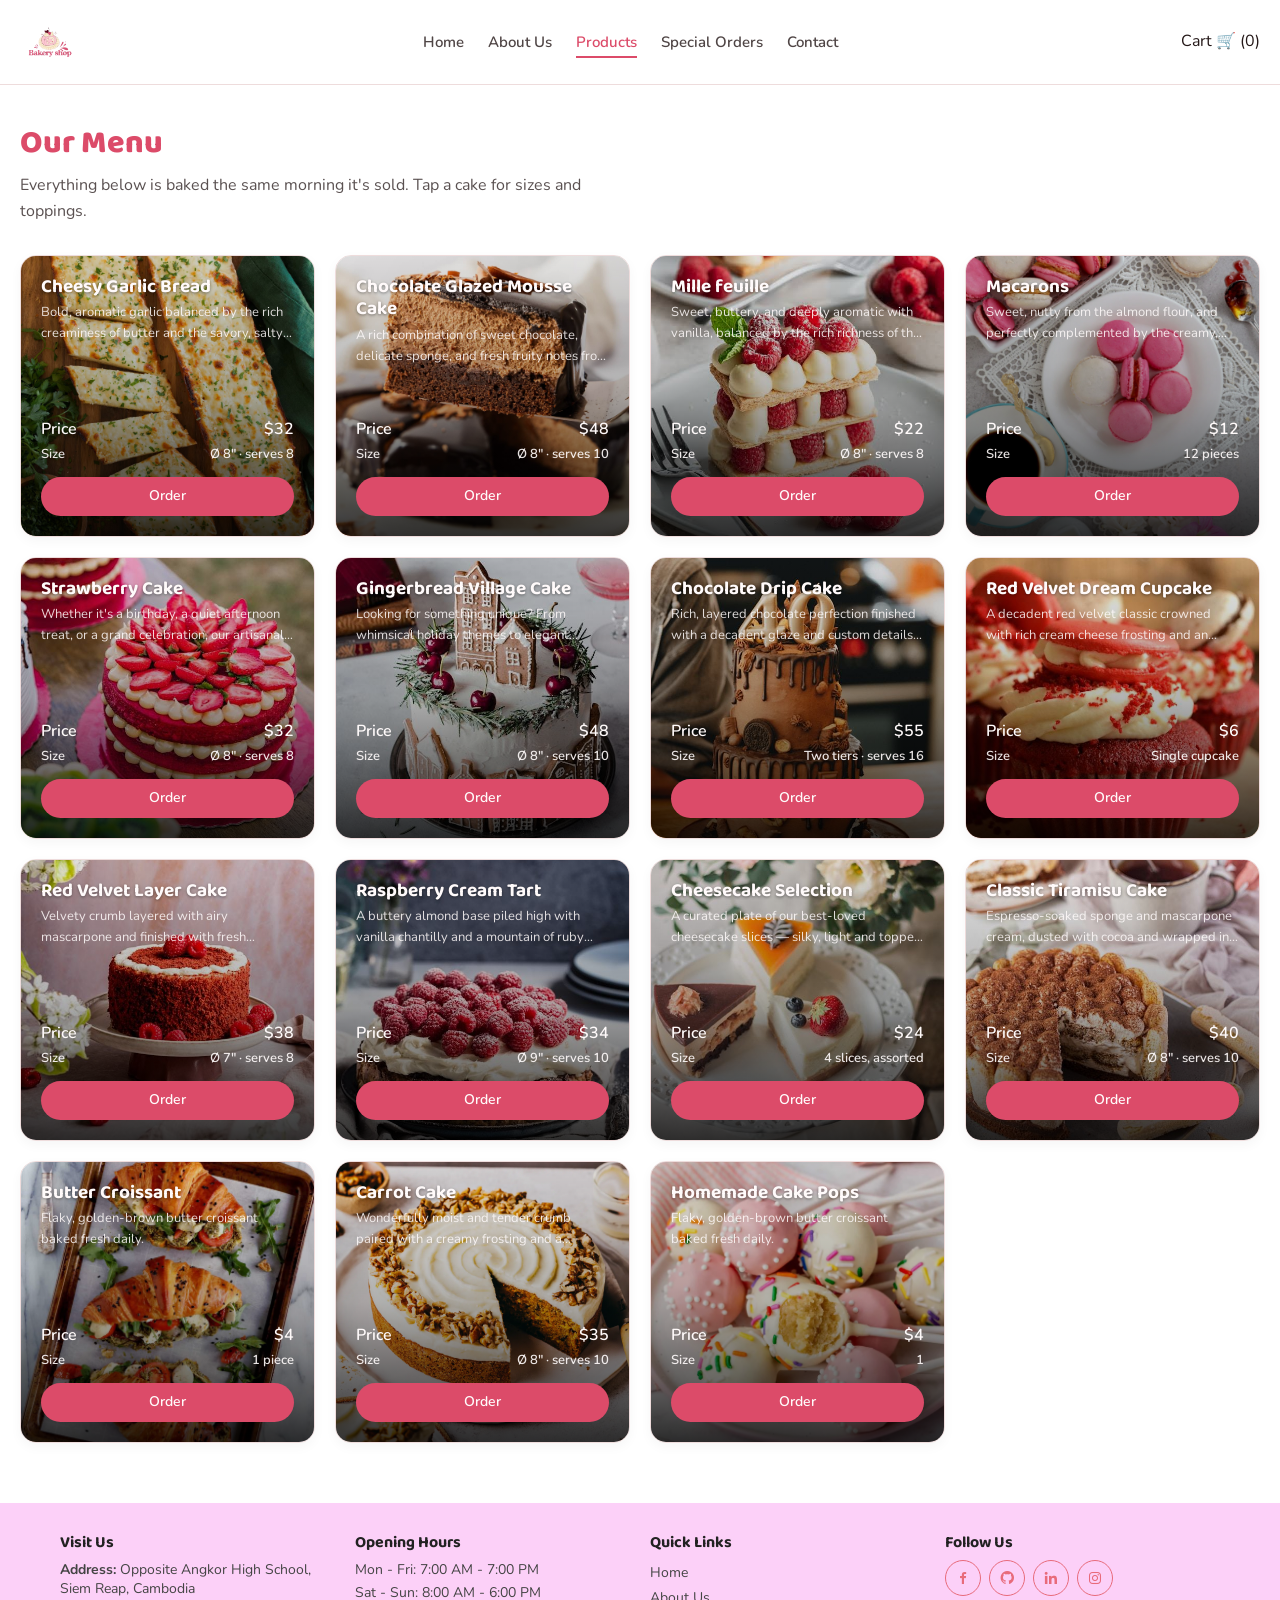
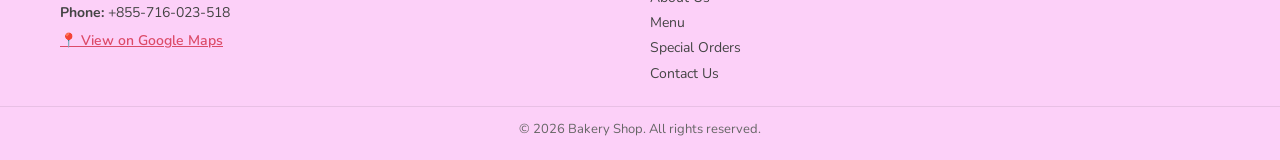
<file: html/products.html>
<!DOCTYPE html>
<html lang="en">
<head>
  <meta charset="utf-8" />
  <meta name="viewport" content="width=device-width, initial-scale=1" />
  <title>Cakes &amp; Desserts Menu — Bakery Shop</title>
  <meta name="description" content="Browse the full Bakery Shop menu: strawberry cake, chocolate drip, red velvet cupcakes, tarts, cheesecakes and tiramisu." />
   <!-- Boxicons -->
  <link href="https://unpkg.com/boxicons@2.1.4/css/boxicons.min.css"rel="stylesheet">
  <link rel="icon" href="images/logo.png" type="image/png" />
  <link rel="preconnect" href="https://fonts.googleapis.com" />
  <link rel="preconnect" href="https://fonts.gstatic.com" crossorigin />
  <link href="https://fonts.googleapis.com/css2?family=Baloo+2:wght@600;700;800&family=Nunito:wght@400;600;700&display=swap" rel="stylesheet" />
  <link rel="stylesheet" href="../css/style.css" />
</head>
<body>
  <header class="site-header">
    <div class="container header-inner">
      <a href="../index.html" class="logo"><img src="../images/logo.png" alt="Bakery Shop logo" /></a>
      <nav class="nav">
        <a href="../index.html">Home</a>
        <a href="about.html">About Us</a>
        <a href="products.html" class="active">Products</a>
        <a href="special-orders.html">Special Orders</a>
        <a href="contact.html">Contact</a>
      </nav>
      <!-- ADD THE CART LINK HERE -->
      <a href="cart.html" id="nav-cart-link">Cart 🛒 (<span class="cart-count">0</span>)</a>
    </div>
  </header>

  <main class="page container">
    <h1 class="page-title">Our Menu</h1>
    <p class="page-subtitle">Everything below is baked the same morning it's sold. Tap a cake for sizes and toppings.</p>
    <div id="menu-grid" class="menu-grid"></div>
  </main>


<footer class="site-footer">
  <div class="container footer-inner">
    <div>
      <h2>Visit Us</h2>
      <p><strong>Address:</strong> Opposite Angkor High School, Siem Reap, Cambodia</p>
      <p><strong>Phone:</strong> +855-716-023-518</p>
      <p style="margin-top: 8px;">
        <a href="https://maps.google.com/?q=Angkor+High+School+Siem+Reap" target="_blank" rel="noopener noreferrer" style="text-decoration: underline; color: var(--primary); font-weight: 600;">
          📍 View on Google Maps
        </a>
      </p>
    </div>

    <div>
      <h3>Opening Hours</h3>
      <p>Mon - Fri: 7:00 AM - 7:00 PM</p>
      <p>Sat - Sun: 8:00 AM - 6:00 PM</p>
    </div>

    <div>
      <h3>Quick Links</h3>
      <ul style="list-style: none; margin-top: 8px; line-height: 1.8;">
        <li><a href="../index.html">Home</a></li>
        <li><a href="about.html">About Us</a></li>
        <li><a href="products.html">Menu</a></li>
        <li><a href="special-orders.html">Special Orders</a></li>
        <li><a href="contact.html">Contact Us</a></li>
      </ul>
    </div>

    <div class="footer-social">
      <h3>Follow Us</h3>
      <div class="social-media">
        <a href="https://web.facebook.com/chhouk.sreyying/"><i class='bx bxl-facebook'></i></a>
        <a href="https://github.com/chhouksreyying-svg"><i class='bx bxl-github'></i></a>
        <a href="https://www.linkedin.com/in/chhouk-sreyying-0b2b1b21a/"><i class='bx bxl-linkedin'></i></a>
        <a href="https://www.instagram.com/dohyinn_/"><i class='bx bxl-instagram'></i></a>
      </div>
    </div>
  </div>
  <div class="footer-bottom">
    <p>&copy; 2026 Bakery Shop. All rights reserved.</p>
  </div>
</footer>

  <script src="../javascript/script.js"></script>
  <script>renderMenu();</script>
</body>
</html>
</file>
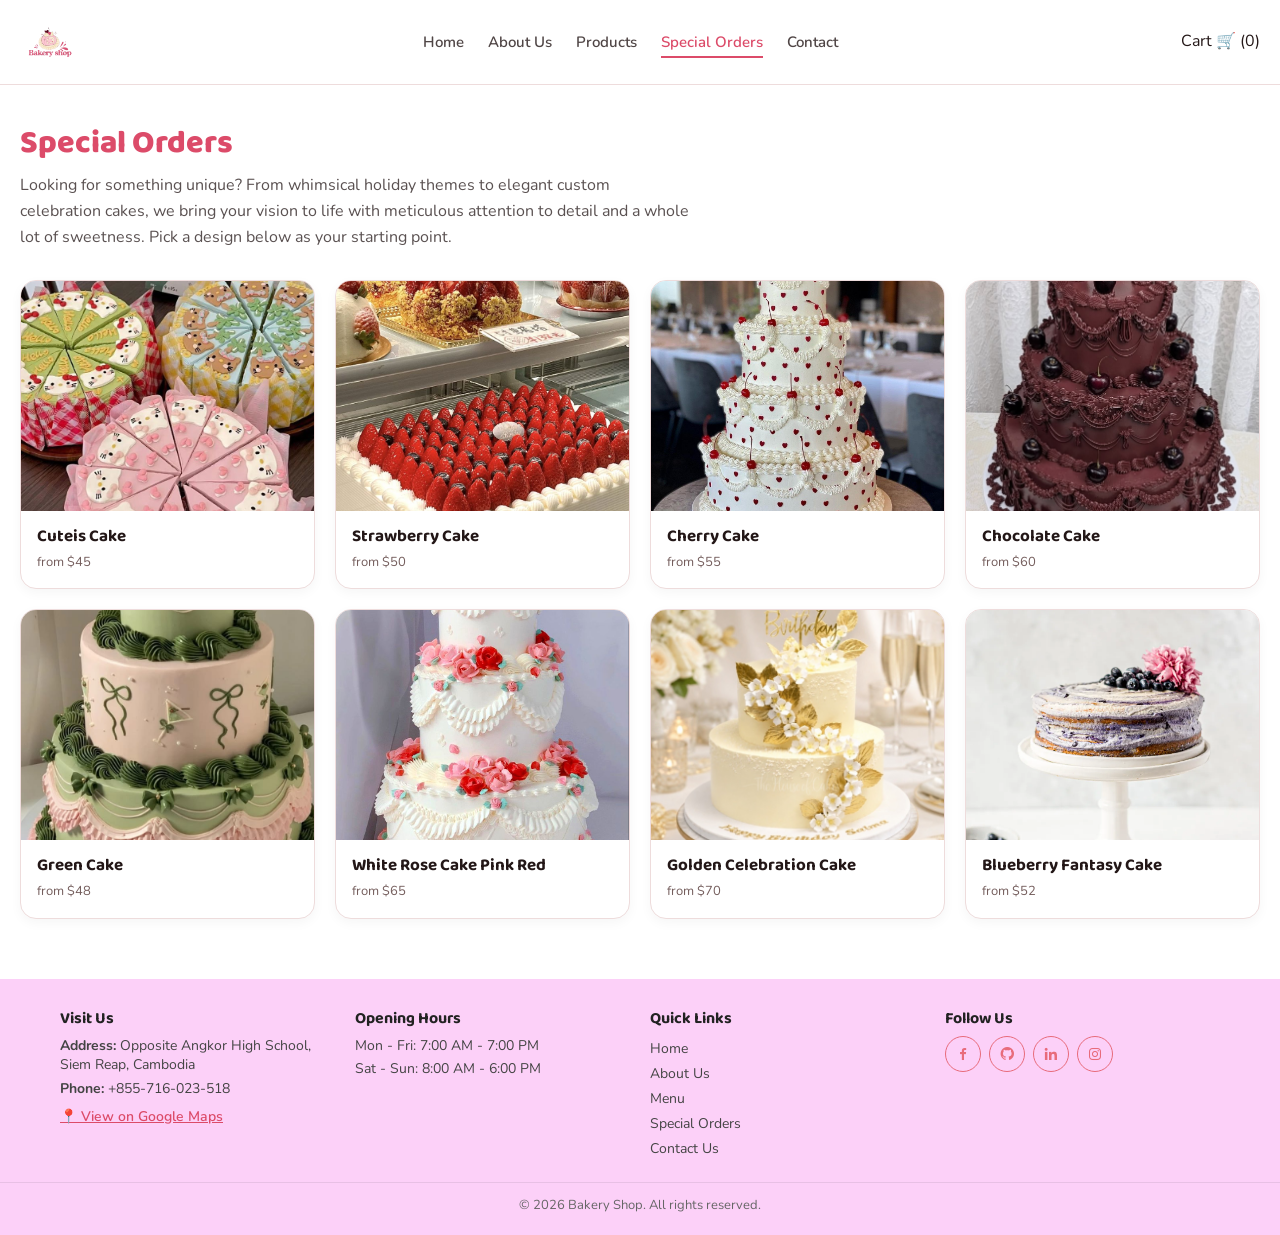
<file: html/special-orders.html>
<!DOCTYPE html>
<html lang="en">
<head>
  <meta charset="utf-8" />
  <meta name="viewport" content="width=device-width, initial-scale=1" />
  <title>Special Orders — Custom Celebration Cakes | Bakery Shop</title>
  <meta name="description" content="Design a custom celebration cake with Bakery Shop: pick a base, size, toppings and finish for birthdays, weddings and holidays." />
  <link href="https://unpkg.com/boxicons@2.1.4/css/boxicons.min.css" rel="stylesheet">
  <link rel="icon" href="images/logo.png" type="image/png" />
  <link rel="preconnect" href="https://fonts.googleapis.com" />
  <link rel="preconnect" href="https://fonts.gstatic.com" crossorigin />
  <link href="https://fonts.googleapis.com/css2?family=Baloo+2:wght@600;700;800&family=Nunito:wght@400;600;700&display=swap" rel="stylesheet" />
  <link rel="stylesheet" href="../css/style.css" />
</head>
<body>
  <header class="site-header">
    <div class="container header-inner">
      <a href="../index.html" class="logo"><img src="../images/logo.png" alt="Bakery Shop logo" /></a>
      <nav class="nav">
        <a href="../index.html">Home</a>
        <a href="about.html">About Us</a>
        <a href="products.html">Products</a>
        <a href="special-orders.html" class="active">Special Orders</a>
        <a href="contact.html">Contact</a>
      </nav>
      <!-- ADD THE CART LINK HERE -->
      <a href="cart.html" id="nav-cart-link">Cart 🛒 (<span class="cart-count">0</span>)</a>
    </div>
  </header>

  <main class="page container">
    <h1 class="page-title">Special Orders</h1>
    <p class="page-subtitle" style="max-width:42rem">Looking for something unique? From whimsical holiday themes to elegant custom celebration cakes, we bring your vision to life with meticulous attention to detail and a whole lot of sweetness. Pick a design below as your starting point.</p>
    <div id="special-grid" class="card-grid four tall"></div>
  </main>
<footer class="site-footer">
  <div class="container footer-inner">
    <div>
      <h2>Visit Us</h2>
      <p><strong>Address:</strong> Opposite Angkor High School, Siem Reap, Cambodia</p>
      <p><strong>Phone:</strong> +855-716-023-518</p>
      <p style="margin-top: 8px;">
        <a href="https://maps.google.com/?q=Angkor+High+School+Siem+Reap" target="_blank" rel="noopener noreferrer" style="text-decoration: underline; color: var(--primary); font-weight: 600;">
          📍 View on Google Maps
        </a>
      </p>
    </div>

    <div>
      <h3>Opening Hours</h3>
      <p>Mon - Fri: 7:00 AM - 7:00 PM</p>
      <p>Sat - Sun: 8:00 AM - 6:00 PM</p>
    </div>

    <div>
      <h3>Quick Links</h3>
      <ul style="list-style: none; margin-top: 8px; line-height: 1.8;">
        <li><a href="../index.html">Home</a></li>
        <li><a href="about.html">About Us</a></li>
        <li><a href="products.html">Menu</a></li>
        <li><a href="special-orders.html">Special Orders</a></li>
        <li><a href="contact.html">Contact Us</a></li>
      </ul>
    </div>

    <div class="footer-social">
      <h3>Follow Us</h3>
      <div class="social-media">
        <a href="https://web.facebook.com/chhouk.sreyying/"><i class='bx bxl-facebook'></i></a>
        <a href="https://github.com/chhouksreyying-svg"><i class='bx bxl-github'></i></a>
        <a href="https://www.linkedin.com/in/chhouk-sreyying-0b2b1b21a/"><i class='bx bxl-linkedin'></i></a>
        <a href="https://www.instagram.com/dohyinn_/"><i class='bx bxl-instagram'></i></a>
      </div>
    </div>
  </div>
  <div class="footer-bottom">
    <p>&copy; 2026 Bakery Shop. All rights reserved.</p>
  </div>
</footer>

  <script src="../javascript/script.js"></script>
  <script>renderSpecialOrders();</script>
</body>
</html>
</file>
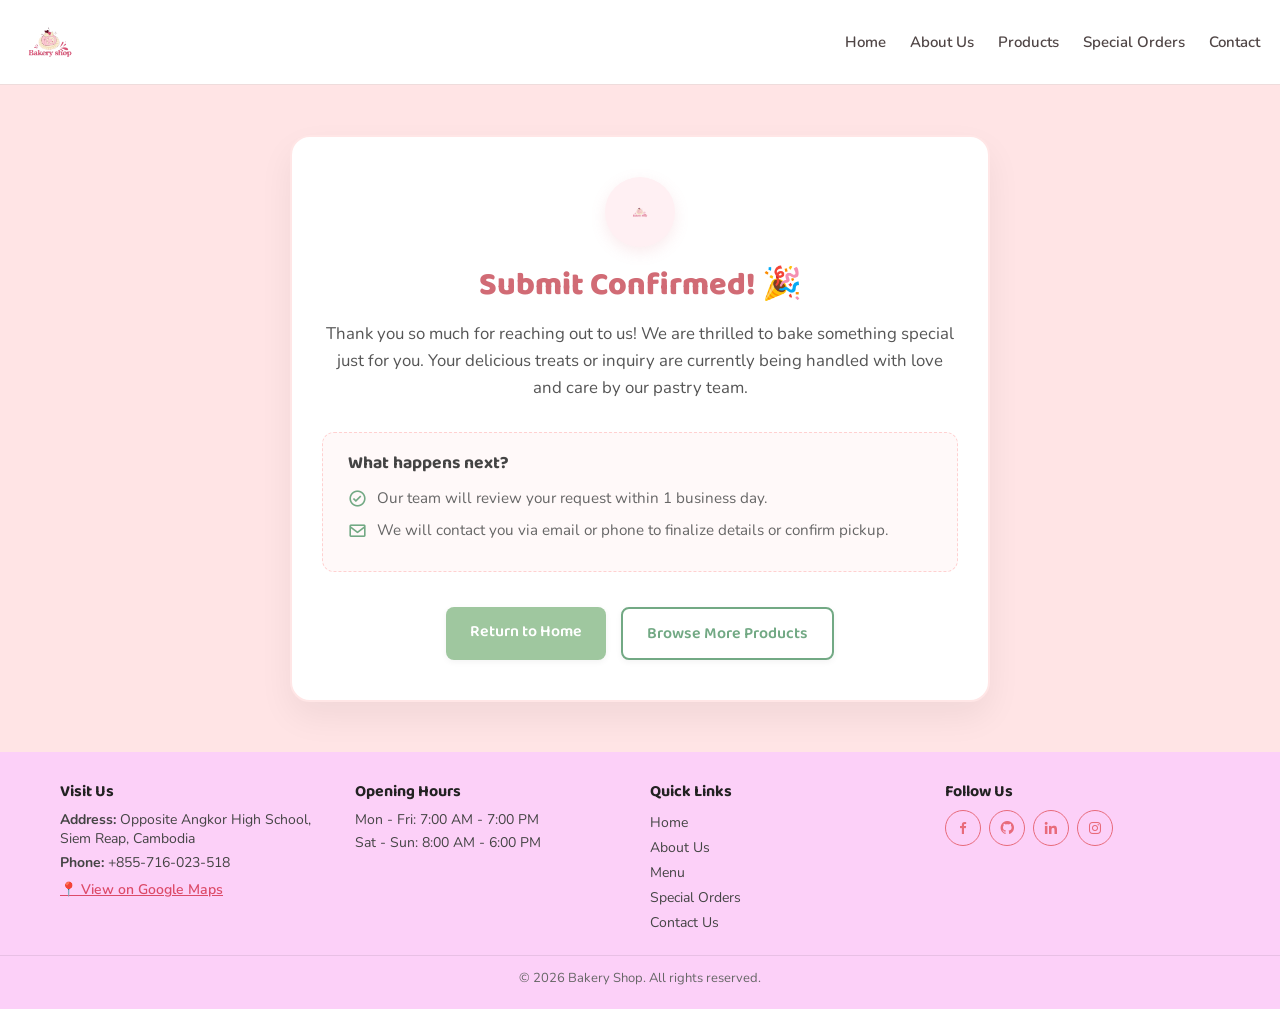
<file: html/submit-confirmed.html>
<!DOCTYPE html>
<html lang="en">
<head>
  <meta charset="utf-8" />
  <meta name="viewport" content="width=device-width, initial-scale=1" />
  <title>Order Confirmed — Bakery Shop</title>
  <meta name="description" content="Your order or message has been successfully submitted to Bakery Shop." />
  <link href="https://unpkg.com/boxicons@2.1.4/css/boxicons.min.css" rel="stylesheet">
  <link rel="icon" href="../images/logo.png" type="image/png" />
  <link rel="preconnect" href="https://fonts.googleapis.com" />
  <link rel="preconnect" href="https://fonts.gstatic.com" crossorigin />
  <link href="https://fonts.googleapis.com/css2?family=Baloo+2:wght@600;700;800&family=Nunito:wght@400;600;700&display=swap" rel="stylesheet" />
  <link rel="stylesheet" href="../css/style.css" />
</head>
<body>
  <header class="site-header">
    <div class="container header-inner">
      <a href="../index.html" class="logo"><img src="../images/logo.png" alt="Bakery Shop logo" /></a>
      <nav class="nav">
        <a href="../index.html">Home</a>
        <a href="about.html">About Us</a>
        <a href="products.html">Products</a>
        <a href="special-orders.html">Special Orders</a>
        <a href="contact.html">Contact</a>
      </nav>
    </div>
  </header>

  <main class="section-blush">
    <div class="container confirmation-page-wrapper">
      <div class="confirmation-card">
        
        <!-- Small Logo Badge / Icon -->
        <div class="conf-badge">
          <img src="../images/logo.png" alt="Bakery shop icon" />
        </div>

        <h1 class="page-title">Submit Confirmed! 🎉</h1>
        
        <p class="body-text confirmation-intro">
          Thank you so much for reaching out to us! We are thrilled to bake something special just for you. Your delicious treats or inquiry are currently being handled with love and care by our pastry team.
        </p>

        <!-- Next Steps Box -->
        <div class="next-steps-box">
          <h3>What happens next?</h3>
          <ul>
            <li><i class='bx bx-check-circle'></i> Our team will review your request within 1 business day.</li>
            <li><i class='bx bx-envelope'></i> We will contact you via email or phone to finalize details or confirm pickup.</li>
          </ul>
        </div>

        <!-- Action Buttons -->
        <div class="confirmation-actions">
          <a href="index.html" class="btn btn-mint">Return to Home</a>
          <a href="products.html" class="btn btn-outline">Browse More Products</a>
        </div>

      </div>
    </div>
  </main>

 <footer class="site-footer">
  <div class="container footer-inner">
    <div>
      <h2>Visit Us</h2>
      <p><strong>Address:</strong> Opposite Angkor High School, Siem Reap, Cambodia</p>
      <p><strong>Phone:</strong> +855-716-023-518</p>
      <p style="margin-top: 8px;">
        <a href="https://maps.google.com/?q=Angkor+High+School+Siem+Reap" target="_blank" rel="noopener noreferrer" style="text-decoration: underline; color: var(--primary); font-weight: 600;">
          📍 View on Google Maps
        </a>
      </p>
    </div>

    <div>
      <h3>Opening Hours</h3>
      <p>Mon - Fri: 7:00 AM - 7:00 PM</p>
      <p>Sat - Sun: 8:00 AM - 6:00 PM</p>
    </div>

    <div>
      <h3>Quick Links</h3>
      <ul style="list-style: none; margin-top: 8px; line-height: 1.8;">
        <li><a href="../index.html">Home</a></li>
        <li><a href="about.html">About Us</a></li>
        <li><a href="products.html">Menu</a></li>
        <li><a href="special-orders.html">Special Orders</a></li>
        <li><a href="contact.html">Contact Us</a></li>
      </ul>
    </div>

    <div class="footer-social">
      <h3>Follow Us</h3>
      <div class="social-media">
        <a href="https://web.facebook.com/chhouk.sreyying/"><i class='bx bxl-facebook'></i></a>
        <a href="https://github.com/chhouksreyying-svg"><i class='bx bxl-github'></i></a>
        <a href="https://www.linkedin.com/in/chhouk-sreyying-0b2b1b21a/"><i class='bx bxl-linkedin'></i></a>
        <a href="https://www.instagram.com/dohyinn_/"><i class='bx bxl-instagram'></i></a>
      </div>
    </div>
  </div>
  <div class="footer-bottom">
    <p>&copy; 2026 Bakery Shop. All rights reserved.</p>
  </div>
</footer>

  <script src="../javascript/script.js"></script>
</body>
</html>
</file>
<file: css/style.css>
/* Bakery Shop — Full Screen Hero & Pixel-Based Styles */

:root {
  --background: #ffffff;
  --foreground: oklch(0.22 0.02 20);
  --primary: oklch(0.62 0.18 12);
  --primary-foreground: oklch(0.99 0.005 20);
  --muted-foreground: oklch(0.5 0.03 20);
  --border: oklch(0.91 0.02 20);
  --mint: oklch(0.79 0.07 145);
  --blush: oklch(0.94 0.03 15);
  --footer: oklch(0.9 0.06 330);
  --font-display: "Baloo 2", ui-rounded, system-ui, sans-serif;
  --font-sans: "Nunito", ui-sans-serif, system-ui, sans-serif;
}

*,
*::before,
*::after {
  margin: 0;
  padding: 0;
  box-sizing: border-box;
}

html {
  font-size: 16px;
  scroll-behavior: smooth;
}

body {
  background: var(--background);
  color: var(--foreground);
  font-family: var(--font-sans);
  line-height: 1.6;
  display: flex;
  flex-direction: column;
  min-height: 100vh;
  width: 100%;
  overflow-x: hidden;
}

main {
  flex: 1;
  width: 100%;
}

h1,
h2,
h3,
h4 {
  font-family: var(--font-display);
  line-height: 1.2;
}

img {
  display: block;
  max-width: 100%;
  height: auto;
}

a {
  color: inherit;
  text-decoration: none;
}

/* ---------- Layout Containers ---------- */
.container {
  width: 100%;
  max-width: 1280px;
  margin: 0 auto;
  padding-left: 20px;
  padding-right: 20px;
}

.center {
  text-align: center;
}

/* ---------- Header & Responsive Navigation ---------- */
.site-header {
  width: 100%;
  position: sticky;
  top: 0;
  z-index: 1000;
  background: rgba(255, 255, 255, 0.98);
  backdrop-filter: blur(8px);
  border-bottom: 1px solid var(--border);
}

.header-inner {
  width: 100%;
  max-width: 1280px;
  margin: 0 auto;
  display: flex;
  align-items: center;
  justify-content: space-between;
  gap: 16px;
  padding: 12px 20px;
}

.logo img {
  height: 60px;
  width: 60px;
  object-fit: contain;
  transition: transform 0.2s ease;
}

.logo img:hover {
  transform: scale(1.03);
}

.nav {
  display: flex;
  flex-wrap: wrap;
  gap: 12px 24px;
  font-weight: 600;
  justify-content: flex-end;
  align-items: center;
}

.nav a {
  color: color-mix(in oklch, var(--foreground) 80%, transparent);
  transition: color 0.2s ease;
  position: relative;
  font-size: 15px;
}

.nav a::after {
  content: '';
  position: absolute;
  width: 0;
  height: 2px;
  bottom: -4px;
  left: 0;
  background-color: var(--primary);
  transition: width 0.2s ease;
}

.nav a:hover::after,
.nav a.active::after {
  width: 100%;
}

.nav a:hover,
.nav a.active {
  color: var(--primary);
}

/* ---------- Buttons ---------- */
.btn {
  display: inline-block;
  padding: 12px 28px;
  border: none;
  border-radius: 9999px;
  font-family: var(--font-display);
  font-size: 16px;
  font-weight: 700;
  cursor: pointer;
  text-align: center;
  transition: transform 0.15s ease, filter 0.15s ease, box-shadow 0.15s ease;
  box-shadow: 0 2px 6px rgba(0, 0, 0, 0.05);
}

.btn:hover {
  transform: translateY(-2px);
  filter: brightness(1.05);
  box-shadow: 0 4px 12px rgba(0, 0, 0, 0.1);
}

.btn-mint {
  background: var(--mint);
  color: #fff;
}

.btn-blush {
  background: var(--primary);
  color: var(--primary-foreground);
}

.btn-outline {
  background: transparent;
  border: 1px solid var(--border);
  color: var(--foreground);
}

.btn-row {
  margin-top: 24px;
  display: flex;
  flex-wrap: wrap;
  gap: 12px;
}

/* ---------- Hero Section ---------- */
.hero {
  width: 100%;
  max-width: 1280px;
  margin: 0 auto;
  display: grid;
  grid-template-columns: 1fr 1fr;
  align-items: center;
  min-height: calc(100vh - 85px);
  padding: 40px 20px;
  gap: 30px;
}

.hero-text {
  display: flex;
  flex-direction: column;
  justify-content: center;
  padding: 16px 0;
}

.hero-text h1 {
  font-size: clamp(32px, 4vw, 52px);
  font-weight: 800;
  line-height: 1.15;
  color: var(--primary);
}

.hero-text p {
  margin: 16px 0 24px;
  max-width: 520px;
  color: color-mix(in oklch, var(--foreground) 80%, transparent);
  font-size: 16px;
}

.hero-text .btn {
  align-self: flex-start;
}

.hero-image {
  width: 100%;
  height: 100%;
  max-height: 480px;
  border-radius: 20px;
  overflow: hidden;
  box-shadow: 0 6px 20px rgba(0, 0, 0, 0.08);
}

.hero-image img {
  width: 100%;
  height: 100%;
  object-fit: cover;
}

/* ---------- Sections / Pages ---------- */
.section {
  width: 100%;
  padding: 60px 20px;
}

.section-blush {
  background: var(--blush);
  width: 100%;
}

.page {
  width: 100%;
  max-width: 1280px;
  margin: 0 auto;
  padding: 40px 20px 60px 20px;
}

.section-title {
  font-size: 32px;
  font-weight: 800;
  color: var(--primary);
  text-align: center;
}

.section-subtitle {
  margin: 10px auto 0;
  max-width: 580px;
  text-align: center;
  color: color-mix(in oklch, var(--foreground) 75%, transparent);
  font-size: 15px;
}

.page-title {
  font-size: 32px;
  font-weight: 800;
  color: var(--primary);
}

.page-subtitle {
  margin-top: 10px;
  max-width: 580px;
  color: color-mix(in oklch, var(--foreground) 75%, transparent);
}

.body-text {
  margin-top: 16px;
  color: color-mix(in oklch, var(--foreground) 80%, transparent);
}

/* ---------- About Page ---------- */
.about-grid {
  display: grid;
  gap: 30px;
  align-items: center;
  max-width: 1280px;
  width: 100%;
  margin: 0 auto;
  min-height: calc(110vh - 100px);

}

@media (min-width: 768px) {
  .about-grid {
    grid-template-columns: 1fr 1fr;
  }
}

.about-image {
  border-radius: 20px;
  box-shadow: 0 6px 20px rgba(0, 0, 0, 0.08);
  width: 100%;
  max-height: 480px;
  object-fit: cover;
}

.stats {
  margin-top: 24px;
  display: grid;
  grid-template-columns: repeat(3, 1fr);
  gap: 12px;
  text-align: center;
}

.stat {
  background: var(--blush);
  border-radius: 14px;
  padding: 14px 10px;
  border: 1px solid color-mix(in oklch, var(--primary) 15%, transparent);
}

.stat dt {
  font-family: var(--font-display);
  font-size: 24px;
  font-weight: 800;
  color: var(--primary);
}

.stat dd {
  margin-top: 4px;
  font-size: 12px;
  color: color-mix(in oklch, var(--foreground) 70%, transparent);
}

/* ---------- Card Grids ---------- */
.card-grid {
  margin-top: 30px;
  display: grid;
  gap: 20px;
  grid-template-columns: repeat(auto-fit, minmax(240px, 1fr));
  width: 100%;
}

@media (min-width: 1024px) {
  .card-grid.four {
    grid-template-columns: repeat(4, 1fr);
  }
}

.card {
  display: flex;
  flex-direction: column;
  background: #fff;
  border-radius: 16px;
  overflow: hidden;
  box-shadow: 0 4px 12px rgba(0, 0, 0, 0.04);
  transition: transform 0.25s ease, box-shadow 0.25s ease;
  border: 1px solid var(--border);
}

.card:hover {
  transform: translateY(-4px);
  box-shadow: 0 10px 24px rgba(0, 0, 0, 0.08);
}

.card img {
  height: 200px;
  width: 100%;
  object-fit: cover;
  transition: transform 0.4s ease;
}

.card-grid.tall .card img {
  height: 230px;
}

.card:hover img {
  transform: scale(1.04);
}

.card-body {
  padding: 16px;
  display: flex;
  flex-direction: column;
  flex-grow: 1;
}

.card-body h3 {
  font-size: 17px;
  font-weight: 700;
}

.card-body p {
  margin-top: 4px;
  font-size: 13px;
  color: var(--muted-foreground);
}

/* ---------- Menu Overlay Cards ---------- */
.menu-grid {
  margin-top: 30px;
  display: grid;
  gap: 20px;
  grid-template-columns: repeat(auto-fill, minmax(280px, 1fr));
  width: 100%;
}

.menu-card {
  position: relative;
  overflow: hidden;
  border-radius: 16px;
  box-shadow: 0 4px 12px rgba(0, 0, 0, 0.04);
  border: 1px solid var(--border);
  background: #fff;
}

.menu-card>img {
  height: 280px;
  width: 100%;
  object-fit: cover;
  transition: transform 0.4s ease;
}

.menu-card:hover>img {
  transform: scale(1.04);
}

.menu-overlay {
  position: absolute;
  inset: 0;
  display: flex;
  flex-direction: column;
  justify-content: space-between;
  padding: 20px;
  background: linear-gradient(to top, rgba(0, 0, 0, 0.8), rgba(0, 0, 0, 0.3) 50%, rgba(0, 0, 0, 0.1));
  color: var(--primary-foreground);
}

.menu-overlay h2 {
  font-size: 19px;
  font-weight: 700;
  text-shadow: 0 1px 3px rgba(0, 0, 0, 0.4);
}

.menu-overlay .desc {
  margin-top: 4px;
  font-size: 13px;
  color: color-mix(in oklch, var(--primary-foreground) 85%, transparent);
  display: -webkit-box;
  line-clamp: 2;
  -webkit-line-clamp: 2;
  -webkit-box-orient: vertical;
  overflow: hidden;
}

.menu-row {
  display: flex;
  justify-content: space-between;
  font-size: 16px;
  font-weight: 600;
}

.menu-row.small {
  font-size: 13px;
  color: color-mix(in oklch, var(--primary-foreground) 90%, transparent);
  margin-top: 2px;
}

.menu-order {
  margin-top: 12px;
  display: block;
  text-align: center;
  background: var(--primary);
  color: var(--primary-foreground);
  border-radius: 9999px;
  padding: 8px 0;
  font-size: 14px;
  font-weight: 600;
  transition: filter 0.15s ease;
}

.menu-order:hover {
  filter: brightness(1.1);
}

/* ---------- Product Detail Page ---------- */
.detail-grid {
  display: grid;
  gap: 30px;
  align-items: center;
  max-width: 1280px;
  width: 100%;
  margin: 0 auto;
  min-height: calc(110vh - 100px);

}

@media (min-width: 768px) {
  .detail-grid {
    grid-template-columns: 1fr 1fr;
  }
}

.detail-image {
  width: 100%;
  max-height: 480px;
  border-radius: 20px;
  object-fit: cover;
  box-shadow: 0 6px 20px rgba(0, 0, 0, 0.08);
}

.info-boxes {
  margin-top: 24px;
  display: grid;
  grid-template-columns: repeat(3, 1fr);
  gap: 12px;
}

.info-box {
  background: var(--blush);
  border-radius: 14px;
  padding: 14px;
  border: 1px solid color-mix(in oklch, var(--primary) 15%, transparent);
}

.info-box dt {
  font-size: 11px;
  text-transform: uppercase;
  letter-spacing: 0.05em;
  color: color-mix(in oklch, var(--foreground) 60%, transparent);
}

.info-box dd {
  margin-top: 4px;
  font-weight: 700;
  font-size: 14px;
}

/* ---------- Order Confirmed ---------- */
.page-container {
  width: 100%;
  background-color: #FFE4E5;
  display: flex;
  align-items: center;
  justify-content: center;
  padding: 2.5rem 1rem;
  min-height: calc(100vh - 85px);
}

.confirmed {
  background-color: #ffffff !important;
  border: 1px solid #fcd7de;
  border-radius: 20px;
  padding: 2rem 1.5rem;
  max-width: 700px;
  width: 100%;
  text-align: center;
  box-shadow: 0 10px 25px rgba(0, 0, 0, 0.05);
  margin: 0 auto;
}

.confirmed .icons-row {
  font-size: 2rem;
  margin-bottom: 0.75rem;
  display: flex;
  justify-content: center;
  gap: 10px;
}

.confirmed h1 {
  font-family: 'Baloo 2', cursive;
  font-size: 1.75rem;
  font-weight: 700;
  color: #1a1a1a;
  margin-bottom: 0.4rem;
}

.confirmed .order-ref {
  font-size: 0.9rem;
  color: #666666;
  margin-bottom: 1rem;
}

.confirmed p {
  font-family: 'Nunito', sans-serif;
  color: #555555;
  font-size: 0.9rem;
  line-height: 1.6;
  margin-bottom: 1.5rem;
}

.confirmed .btn-group {
  display: flex;
  gap: 10px;
  justify-content: center;
  flex-wrap: wrap;
}

.confirmed .btn-blush {
  display: inline-block;
  background-color: #d86c83;
  color: #ffffff;
  padding: 0.65rem 1.5rem;
  border-radius: 50px;
  font-weight: 700;
  font-size: 0.9rem;
  text-decoration: none;
  box-shadow: 0 4px 12px rgba(216, 108, 131, 0.25);
  border: 2px solid #d86c83;
}

.confirmed .btn-outline-sage {
  display: inline-block;
  background-color: transparent;
  color: #5b8c66;
  padding: 0.65rem 1.5rem;
  border-radius: 50px;
  font-weight: 700;
  font-size: 0.9rem;
  text-decoration: none;
  border: 2px solid #a2c7a7;
}

/* ---------- Contact Page ---------- */
.contact-container {
  display: flex;
  align-items: flex-start;
  gap: 30px;
  padding: 40px 20px;
  max-width: 1100px;
  margin: 0 auto;
  min-height: calc(110vh - 100px);
}

.contact-info, .contact-form {
  flex: 1;
  width: 100%;
}

.contact-form {
  background: #ffffff;
  padding: 30px 20px;
  border-radius: 16px;
  box-shadow: 0 10px 30px rgba(0, 0, 0, 0.05);
}

.contact-form input, 
.contact-form textarea {
  width: 100%;
  padding: 12px;
  margin-bottom: 16px;
  border: 1px solid #ffd1d1;
  border-radius: 8px;
  background-color: #fff9f9;
  font-size: 14px;
  font-family: inherit;
}

.contact-form input:focus, 
.contact-form textarea:focus {
  border-color: #e07a84;
  outline: none;
  box-shadow: 0 0 0 3px rgba(224, 122, 132, 0.15);
}

.submit-btn {
  width: 100%;
  padding: 12px;
  font-size: 15px;
  cursor: pointer;
  border-radius: 8px;
}

/* ---------- submit confirmed ---------- */

.confirmation-page-wrapper {
    display: flex;
    justify-content: center;
    align-items: center;
    padding: 50px 20px;
}

.confirmation-card {
    background: #ffffff;
    max-width: 700px;
    width: 100%;
    padding: 40px 30px;
    border-radius: 20px;
    box-shadow: 0 15px 35px rgba(0, 0, 0, 0.06);
    text-align: center;
    border: 2px solid #ffe6e6;

}

.conf-badge {
    width: 70px;
    height: 70px;
    margin: 0 auto 20px auto;
    background: #fff0f3;
    border-radius: 50%;
    display: flex;
    align-items: center;
    justify-content: center;
    box-shadow: 0 5px 15px rgba(224, 122, 132, 0.15);
}

.conf-badge img {
    width: 20px;
    height:​ 20px;
    object-fit: contain;
}

.confirmation-card .page-title {
    font-size: 2rem;
    color: #d16b75;
    margin-bottom: 15px;
}

.confirmation-intro {
    font-size: 1.05rem;
    line-height: 1.6;
    color: #555;
    margin-bottom: 30px;
}

/* Next Steps Container */
.next-steps-box {
    background: #fff9f9;
    border: 1px dashed #ffd1d1;
    border-radius: 12px;
    padding: 20px 25px;
    text-align: left;
    margin-bottom: 35px;
}

.next-steps-box h3 {
    font-size: 1.1rem;
    color: #444;
    margin-bottom: 12px;
    font-family: 'Baloo 2', cursive;
}

.next-steps-box ul {
    list-style: none;
    padding: 0;
    margin: 0;
}

.next-steps-box li {
    font-size: 0.95rem;
    color: #666;
    margin-bottom: 8px;
    display: flex;
    align-items: center;
    gap: 10px;
}

.next-steps-box li i {
    color: #72a984;
    font-size: 1.2rem;
}

/* Action Buttons Container */
.confirmation-actions {
    display: flex;
    gap: 15px;
    justify-content: center;
}

.confirmation-actions .btn {
    padding: 12px 24px;
    border-radius: 8px;
    font-weight: 600;
    text-decoration: none;
    transition: all 0.3s ease;
}

.btn-outline {
    background: transparent;
    border: 2px solid #72a984;
    color: #72a984;
}

.btn-outline:hover {
    background: #72a984;
    color: #fff;
}

/* Responsive adjustments */
@media (max-width: 600px) {
    .confirmation-actions {
        flex-direction: column;
    }
    .confirmation-card {
        padding: 30px 20px;
    }
}

/* ---------- Compact Site Footer ---------- */
.site-footer {
  background-color: #FCD0F8;
  padding: 30px 0 20px 0;
  font-size: 14px;
  color: #444;
  text-align: left; /* រក្សាបែបធម្មតាសម្រាប់ Desktop */
}

.footer-inner {
  max-width: 1200px;
  margin: 0 auto;
  padding: 0 20px;
  display: flex;
  justify-content: space-between;
  align-items: flex-start;
  gap: 20px;
  flex-wrap: wrap;
}

.footer-inner > div {
  flex: 1;
  min-width: 200px;
}

.footer-inner h2,
.footer-inner h3 {
  font-size: 16px;
  font-weight: 700;
  margin: 0 0 8px 0;
  color: #222;
}

.footer-inner p,
.footer-inner ul li a {
  margin: 0 0 4px 0;
  line-height: 1.4;
  font-size: 14px;
}

.footer-inner ul {
  padding: 0;
  margin: 0;
  list-style: none;
}

/* Compact Social Icons */
.social-media {
  display: flex;
  gap: 8px;
  margin-top: 8px;
}

.social-media a {
  width: 36px;
  height: 36px;
  border-radius: 50%;
  border: 1.5px solid #e86b7b;
  color: #e86b7b;
  display: flex;
  align-items: center;
  justify-content: center;
  font-size: 16px;
  text-decoration: none;
  transition: all 0.2s ease;
}

.social-media a:hover {
  background-color: #e86b7b;
  color: #fff;
}

.footer-bottom {
  border-top: 1px solid rgba(0, 0, 0, 0.08);
  margin-top: 20px;
  padding-top: 12px;
  text-align: center;
  font-size: 13px;
  color: #666;
}

/* ---------- Media Queries for Mobile Center Alignment ---------- */
@media (max-width: 768px) {
  .site-footer {
    text-align: center; /* ដាក់ឱ្យគ្រប់អត្ថបទក្នុង Footer នៅចំកណ្តាលពេលមើលលើទូរសព្ទ */
  }

  .footer-inner {
    flex-direction: column;
    align-items: center; /* តម្រៀបធាតុនីមួយៗឱ្យនៅចំកណ្តាល */
    gap: 24px;
  }

  .footer-inner > div {
    width: 100%;
    display: flex;
    flex-direction: column;
    align-items: center; /* ដាក់ចំណងជើង និងអត្ថបទឱ្យនៅចំកណ្តាល */
  }

  .social-media {
    justify-content: center; /* ដាក់រូបតំណាង Social Icons ឱ្យនៅចំកណ្តាល */
  }
}
</file>
